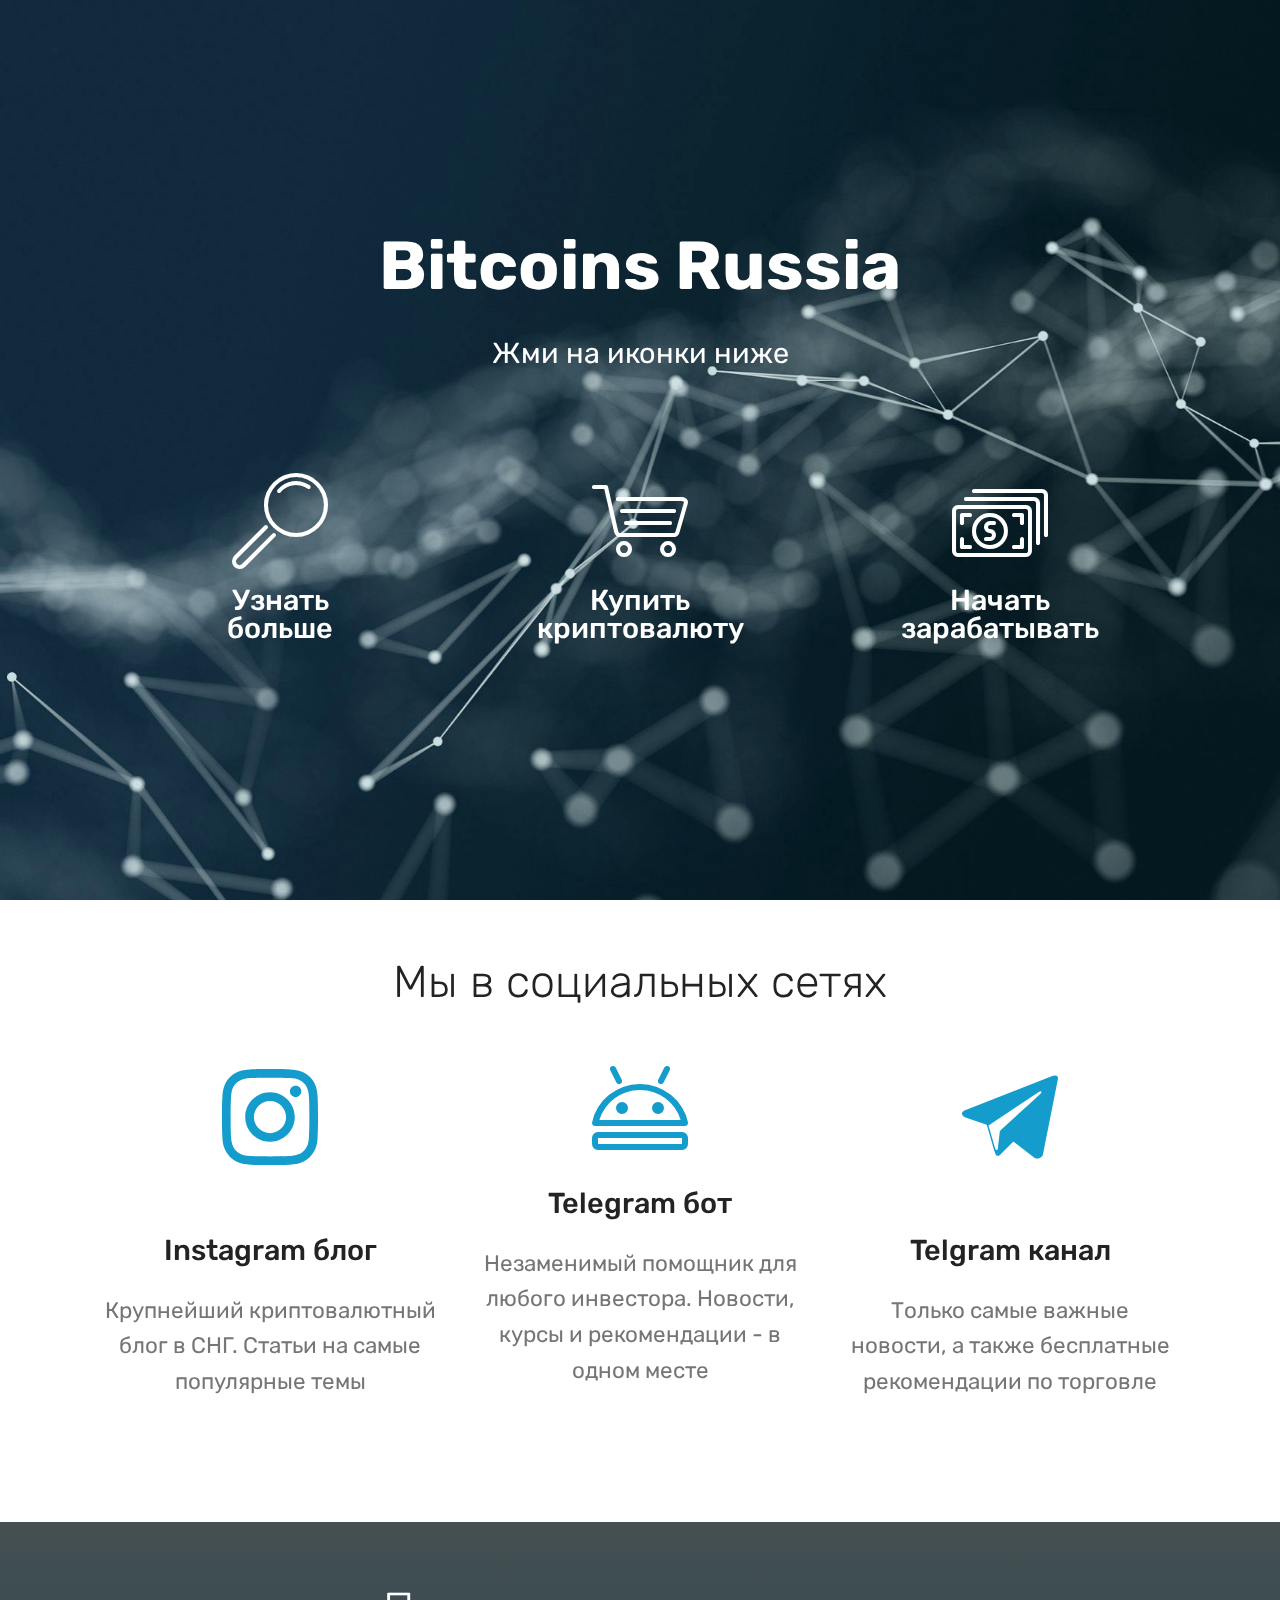
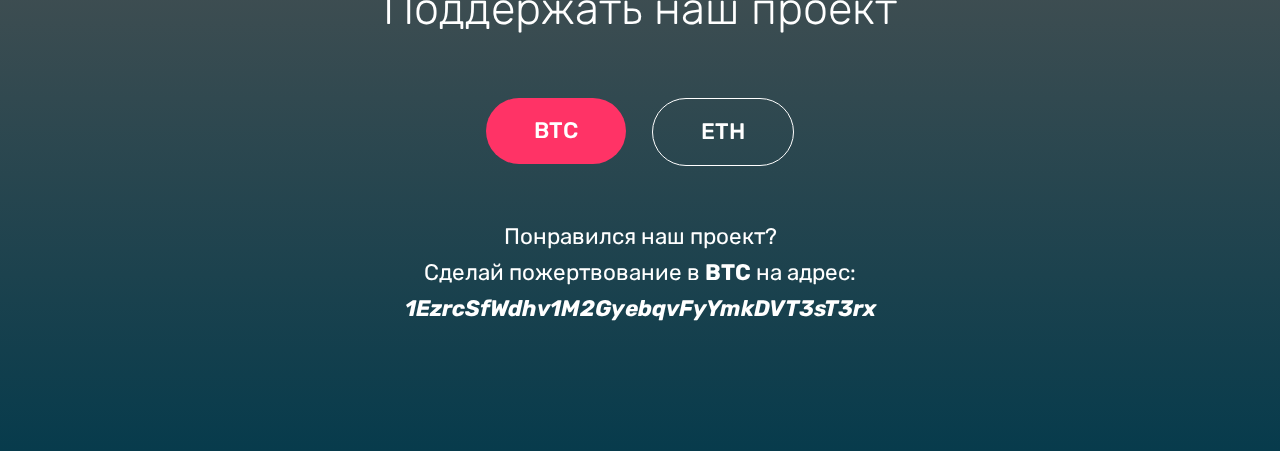
<file: index.html>
<!DOCTYPE html>
<html >
<head>
  <!-- Site made with Mobirise Website Builder v4.6.2, https://mobirise.com -->
  <meta charset="UTF-8">
  <meta http-equiv="X-UA-Compatible" content="IE=edge">
  <meta name="generator" content="Mobirise v4.6.2, mobirise.com">
  <meta name="viewport" content="width=device-width, initial-scale=1, minimum-scale=1">
  <link rel="shortcut icon" href="assets/images/logo4.png" type="image/x-icon">
  <meta name="description" content="">
  <title>Home</title>
  <link rel="stylesheet" href="assets/web/assets/mobirise-icons-bold/mobirise-icons-bold.css">
  <link rel="stylesheet" href="assets/web/assets/mobirise-icons/mobirise-icons.css">
  <link rel="stylesheet" href="assets/tether/tether.min.css">
  <link rel="stylesheet" href="assets/bootstrap/css/bootstrap.min.css">
  <link rel="stylesheet" href="assets/bootstrap/css/bootstrap-grid.min.css">
  <link rel="stylesheet" href="assets/bootstrap/css/bootstrap-reboot.min.css">
  <link rel="stylesheet" href="assets/socicon/css/styles.css">
  <link rel="stylesheet" href="assets/theme/css/style.css">
  <link rel="stylesheet" href="assets/mobirise/css/mbr-additional.css" type="text/css">
  
  
  
</head>
<body>
  <section class="header12 cid-qHDFW7iIdK mbr-fullscreen mbr-parallax-background" id="header12-i">

    

    <div class="mbr-overlay" style="opacity: 0.2; background-color: rgb(15, 118, 153);">
    </div>

    <div class="container  ">
            <div class="media-container">
                <div class="col-md-12 align-center">
                    <h1 class="mbr-section-title pb-3 mbr-white mbr-bold mbr-fonts-style display-1">Bitcoins Russia</h1>
                    <p class="mbr-text pb-3 mbr-white mbr-fonts-style display-5">Жми на иконки ниже</p>
                    

                    <div class="icons-media-container mbr-white">
                        <div class="card col-12 col-md-6 col-lg-4">
                            <div class="icon-block">
                            <a href="http://goo.gl/r6LCYj" target="_blank">
                                <span class="mbr-iconfont mbri-search"></span>
                            </a>
                            </div>
                            <h5 class="mbr-fonts-style display-5">
                                Узнать<br>больше<br></h5>
                        </div>

                        <div class="card col-12 col-md-6 col-lg-4">
                            <div class="icon-block">
                                <a href="page1.html">
                                    <span class="mbr-iconfont mbri-shopping-cart"></span>
                                </a>
                            </div>
                            <h5 class="mbr-fonts-style display-5">
                                Купить <br>криптовалюту</h5>
                        </div>

                        <div class="card col-12 col-md-6 col-lg-4">
                            <div class="icon-block">
                                <a href="page2.html">
                                    <span class="mbr-iconfont mbri-cash"></span>
                                </a>
                            </div>
                            <h5 class="mbr-fonts-style display-5">Начать<br>зарабатывать</h5>
                        </div>

                        
                    </div>
                </div>
            </div>
    </div>

    
</section>

<section class="engine"><a href="https://mobirise.ws/a">best free website builder</a></section><section class="mbr-section content4 cid-qJrRn3zTL3" id="content4-22">

    

    <div class="container">
        <div class="media-container-row">
            <div class="title col-12 col-md-8">
                <h2 class="align-center pb-3 mbr-fonts-style display-2">Мы в социальных сетях</h2>
                
                
            </div>
        </div>
    </div>
</section>

<section class="features1 cid-qJrPt3Bmtl" id="features1-21">
    
    

    
    <div class="container">
        <div class="media-container-row">

            <div class="card p-3 col-12 col-md-6 col-lg-4">
                <div class="card-img pb-3">
                    <a href="http://instagram.com/bitcoins_russia" target="_blank"><span class="mbr-iconfont socicon-instagram socicon"></span></a>
                </div>
                <div class="card-box">
                    <h4 class="card-title py-3 mbr-fonts-style display-5">
                        Instagram блог</h4>
                    <p class="mbr-text mbr-fonts-style display-7">Крупнейший криптовалютный блог в СНГ. Статьи на самые популярные темы</p>
                </div>
            </div>

            <div class="card p-3 col-12 col-md-6 col-lg-4">
                <div class="card-img pb-3">
                    <a href="http://t.me/firstcryptobot" target="_blank"><span class="mbr-iconfont mbrib-android"></span></a>
                </div>
                <div class="card-box">
                    <h4 class="card-title py-3 mbr-fonts-style display-5">Telegram бот</h4>
                    <p class="mbr-text mbr-fonts-style display-7">
                        Незаменимый помощник для любого инвестора. Новости, курсы и рекомендации - в одном месте</p>
                </div>
            </div>

            <div class="card p-3 col-12 col-md-6 col-lg-4">
                <div class="card-img pb-3">
                    <a href="http://t.me/bitcoins_russia" target="_blank"><span class="mbr-iconfont socicon-telegram socicon"></span></a>
                </div>
                <div class="card-box">
                    <h4 class="card-title py-3 mbr-fonts-style display-5">Telgram канал</h4>
                    <p class="mbr-text mbr-fonts-style display-7">
                        Только самые важные новости, а также бесплатные рекомендации по торговле</p>
                </div>
            </div>

            

        </div>

    </div>

</section>

<section class="tabs2 cid-qHDFD7HvDI" id="tabs2-h">

    

    
    <div class="container">
        <h2 class="mbr-section-title align-center pb-5 mbr-fonts-style display-2">Поддержать наш проект<br></h2>
        <div class="media-container-row">
            <div class="col-12 col-md-8">
                <ul class="nav nav-tabs" role="tablist">
                    <li class="nav-item"><a class="nav-link mbr-fonts-style active display-7" role="tab" data-toggle="tab" href="#tabs2-h_tab0" aria-expanded="true">BTC</a></li>
                    <li class="nav-item"><a class="nav-link mbr-fonts-style active display-7" role="tab" data-toggle="tab" href="#tabs2-h_tab1" aria-expanded="true">
                            ETH</a></li>
                    
                    
                    
                    
                </ul>
                <div class="tab-content">
                    <div id="tab1" class="tab-pane in active" role="tabpanel">
                        <div class="row">
                            <div class="col-md-12">
                                <p class="mbr-text py-5 mbr-fonts-style display-7">Понравился наш проект? <br>Сделай пожертвование в <strong>BTC</strong> на адрес:<br><strong><em>1EzrcSfWdhv1M2GyebqvFyYmkDVT3sT3rx</em></strong></p>
                            </div>
                        </div>
                    </div>
                    <div id="tab2" class="tab-pane" role="tabpanel">
                        <div class="row">
                            <div class="col-md-12">
                                <p class="mbr-text py-5 mbr-fonts-style display-7">Понравился наш проект? <br>Сделай пожертвование в <strong>ETH</strong> на адрес:<br><strong><em>0x8a1a0468794f9d7d830cff807b65d88a05504609</em></strong><br></p>
                            </div>
                        </div>
                    </div>
                    <div id="tab3" class="tab-pane" role="tabpanel">
                        <div class="row">
                            <div class="col-md-12">
                                <p class="mbr-text py-5 mbr-fonts-style display-7">
                                    Mobirise offers many site blocks in several themes, and though these blocks are pre-made, they are flexible. You can combine blocks in different ways on your pages.
                                </p>
                            </div>
                        </div>
                    </div>
                    <div id="tab4" class="tab-pane" role="tabpanel">
                        <div class="row">
                            <div class="col-md-12">
                                <p class="mbr-text py-5 mbr-fonts-style display-7">
                                    Mobirise gives you the freedom to develop as many websites as you like given the fact that it is a desktop app.
                                </p>
                            </div>
                        </div>
                    </div>
                    <div id="tab5" class="tab-pane" role="tabpanel">
                        <div class="row">
                            <div class="col-md-12">
                                <p class="mbr-text py-5 mbr-fonts-style display-7">
                                    Publish your website to a local drive, FTP or host on Amazon S3, Google Cloud, Github Pages. Don't be a hostage to just one platform or service provider.
                                </p>
                            </div>
                        </div>
                    </div>
                    <div id="tab6" class="tab-pane" role="tabpanel">
                        <div class="row">
                            <div class="col-md-12">
                                <p class="mbr-text py-5 mbr-fonts-style display-7">
                                    Just drop the blocks into the page, edit content inline and publish - no technical skills required.
                                </p>
                            </div>
                        </div>
                    </div>
                </div>
            </div>
        </div>
    </div>
</section>


  <script src="assets/web/assets/jquery/jquery.min.js"></script>
  <script src="assets/popper/popper.min.js"></script>
  <script src="assets/tether/tether.min.js"></script>
  <script src="assets/bootstrap/js/bootstrap.min.js"></script>
  <script src="assets/parallax/jarallax.min.js"></script>
  <script src="assets/mbr-tabs/mbr-tabs.js"></script>
  <script src="assets/smoothscroll/smooth-scroll.js"></script>
  <script src="assets/theme/js/script.js"></script>
  
  
</body>
</html>
</file>
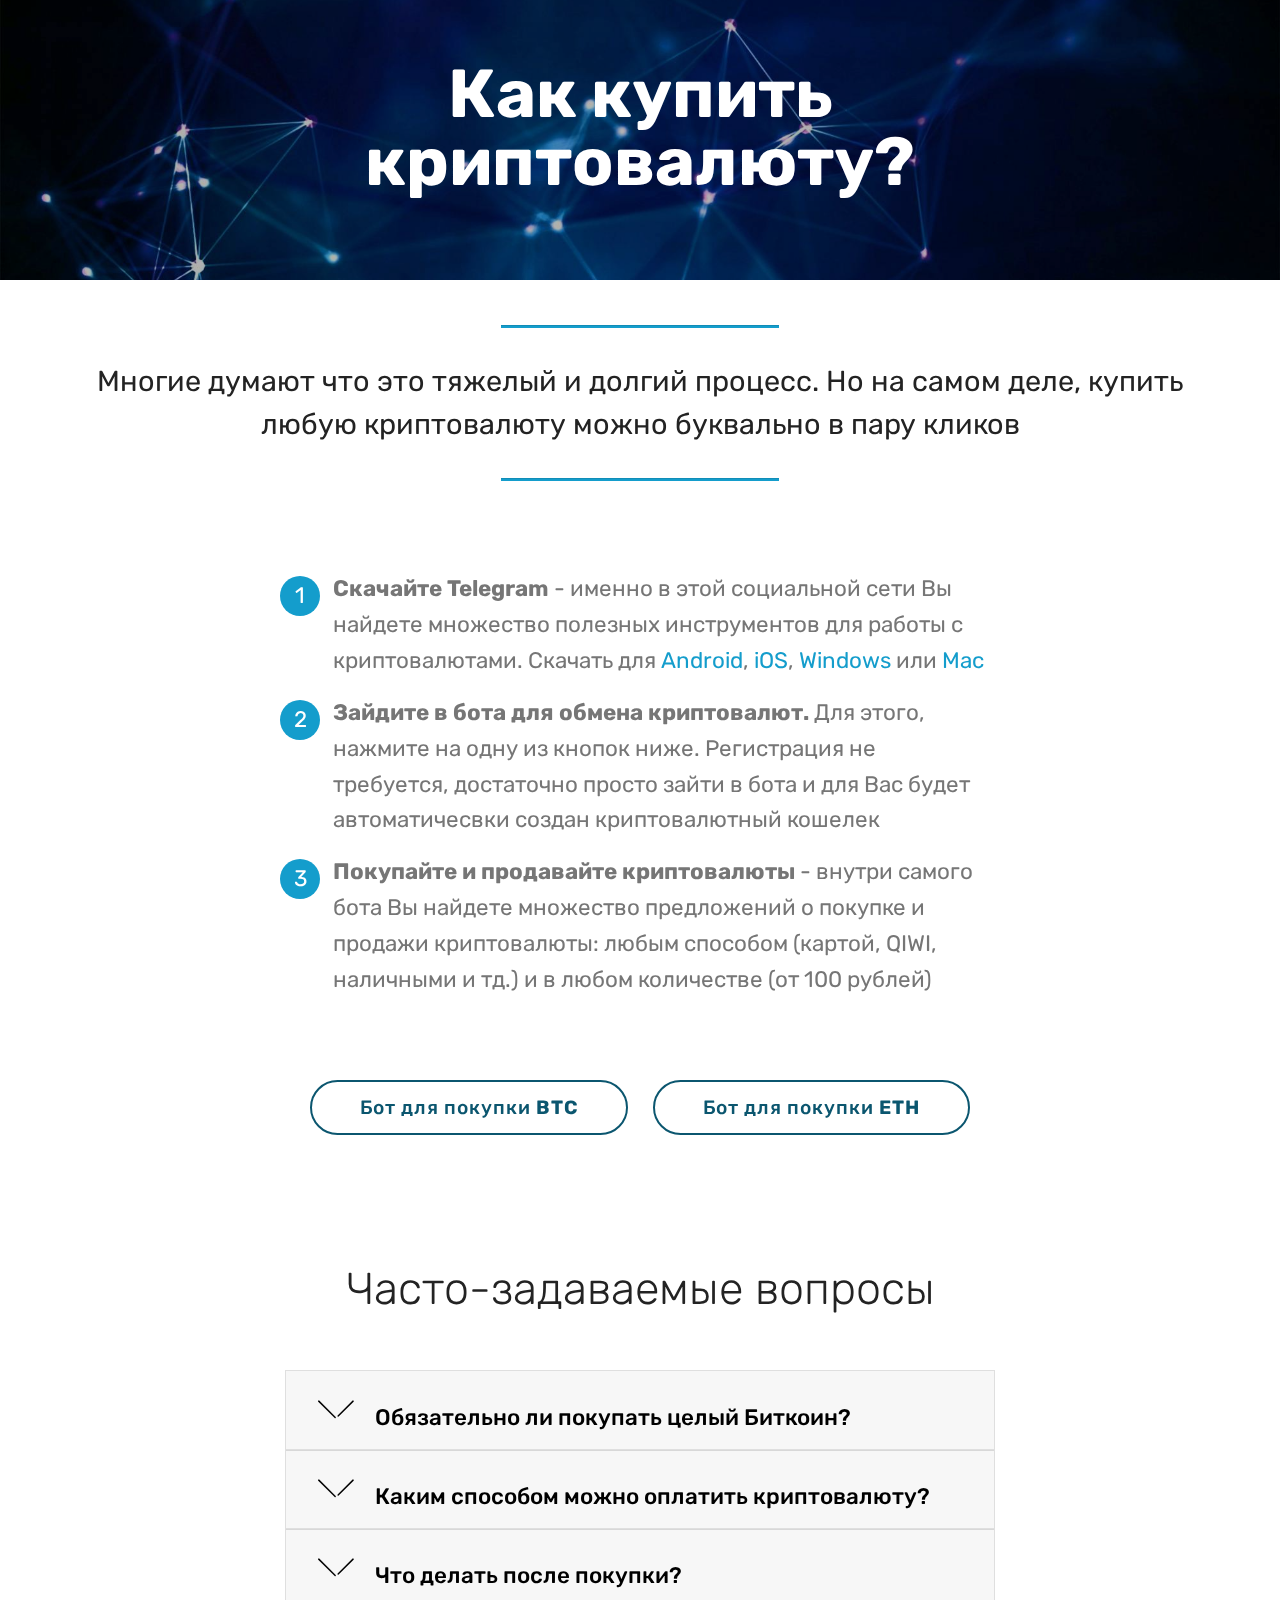
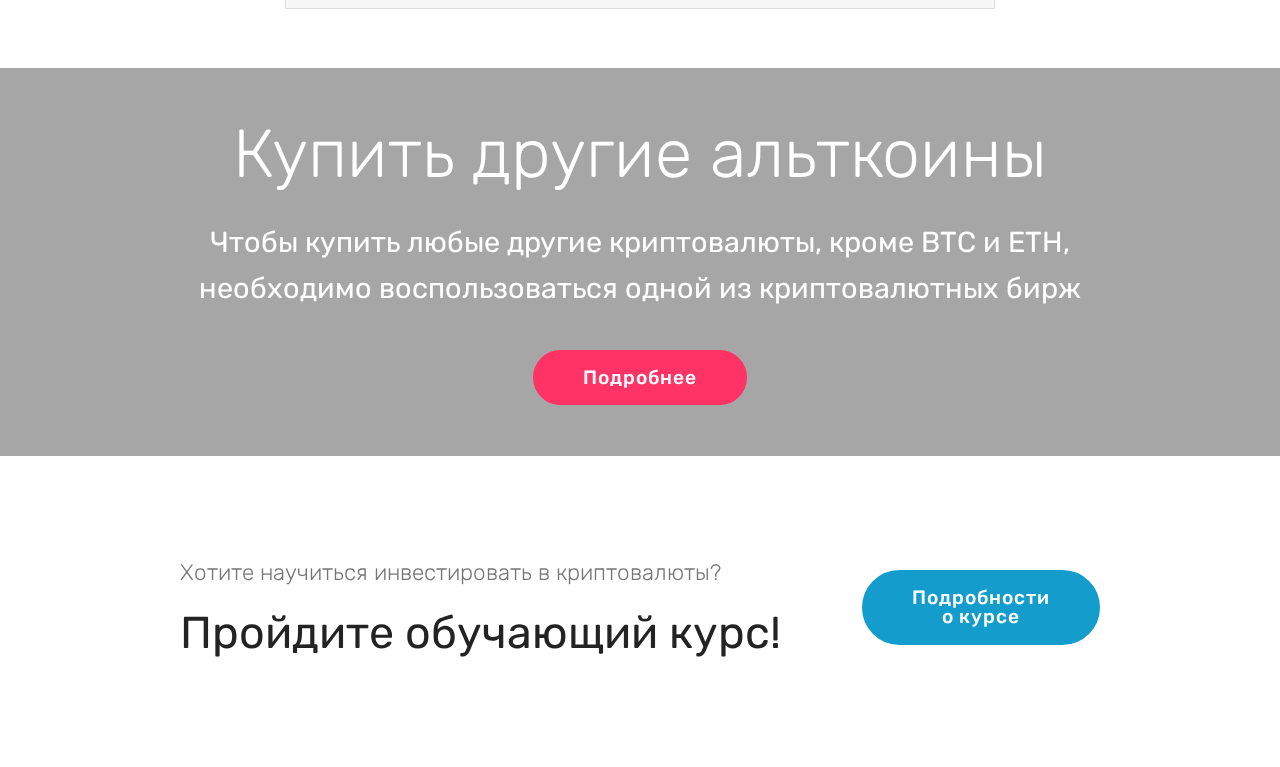
<file: page1.html>
<!DOCTYPE html>
<html >
<head>
  <!-- Site made with Mobirise Website Builder v4.6.2, https://mobirise.com -->
  <meta charset="UTF-8">
  <meta http-equiv="X-UA-Compatible" content="IE=edge">
  <meta name="generator" content="Mobirise v4.6.2, mobirise.com">
  <meta name="viewport" content="width=device-width, initial-scale=1, minimum-scale=1">
  <link rel="shortcut icon" href="assets/images/logo4.png" type="image/x-icon">
  <meta name="description" content="Web Site Creator Description">
  <title>Buy</title>
  <link rel="stylesheet" href="assets/web/assets/mobirise-icons/mobirise-icons.css">
  <link rel="stylesheet" href="assets/tether/tether.min.css">
  <link rel="stylesheet" href="assets/bootstrap/css/bootstrap.min.css">
  <link rel="stylesheet" href="assets/bootstrap/css/bootstrap-grid.min.css">
  <link rel="stylesheet" href="assets/bootstrap/css/bootstrap-reboot.min.css">
  <link rel="stylesheet" href="assets/theme/css/style.css">
  <link rel="stylesheet" href="assets/mobirise/css/mbr-additional.css" type="text/css">
  
  
  
</head>
<body>
  <section class="mbr-section content5 cid-qHDLdaLFuN mbr-parallax-background" id="content5-j">

    

    <div class="mbr-overlay" style="opacity: 0.3; background-color: rgb(0, 0, 0);">
    </div>

    <div class="container">
        <div class="media-container-row">
            <div class="title col-12 col-md-8">
                <h2 class="align-center mbr-bold mbr-white pb-3 mbr-fonts-style display-1">Как купить криптовалюту?</h2>
                
                
                
            </div>
        </div>
    </div>
</section>

<section class="engine"><a href="https://mobirise.ws">Mobirise</a></section><section class="mbr-section article content9 cid-qHDLenJtQ1" id="content9-l">
    
     

    <div class="container">
        <div class="inner-container" style="width: 100%;">
            <hr class="line" style="width: 25%;">
            <div class="section-text align-center mbr-fonts-style display-5">Многие думают что это тяжелый и долгий процесс. Но на самом деле, купить любую криптовалюту можно буквально в пару кликов</div>
            <hr class="line" style="width: 25%;">
        </div>
        </div>
</section>

<section class="mbr-section article content11 cid-qHDLfxjElI" id="content11-o">
     

    <div class="container">
        <div class="media-container-row">
            <div class="mbr-text counter-container col-12 col-md-8 mbr-fonts-style display-7">
                <ol>
                    <li><strong>Скачайте Telegram</strong>&nbsp;- именно в этой социальной сети Вы найдете множество полезных инструментов для работы с криптовалютами. Скачать для <a href="https://play.google.com/store/apps/details?id=org.telegram.messenger&hl=ru" target="_blank">Android</a>, <a href="https://itunes.apple.com/ru/app/telegram-messenger/">iOS</a>, <a href="https://desktop.telegram.org">Windows</a> или <a href="https://macos.telegram.org">Mac</a></li>
                    <li><strong>Зайдите в бота для обмена криптовалют. </strong>Для этого, нажмите на одну из кнопок&nbsp;ниже. Регистрация не требуется, достаточно просто зайти в бота и для Вас будет автоматичесвки создан криптовалютный кошелек</li>
                    <li><strong>Покупайте и продавайте криптовалюты</strong>&nbsp;- внутри самого бота Вы найдете множество предложений о покупке и продажи криптовалюты: любым способом (картой, QIWI, наличными и тд.) и в любом количестве (от 100 рублей)</li>
                </ol>
            </div>
        </div>
    </div>
</section>

<section class="mbr-section content8 cid-qHDObgK2WI" id="content8-12">

    

    <div class="container">
        <div class="media-container-row title">
            <div class="col-12 col-md-8">
                <div class="mbr-section-btn align-center"><a class="btn btn-primary-outline display-4" href="http://goo.gl/HcrVKs" target="_blank">Бот для покупки <strong>&nbsp;BTC</strong></a>
                    <a class="btn btn-primary-outline display-4" href="http://goo.gl/kTB8yg" target="_blank">Бот для покупки <strong>&nbsp;ETH</strong></a></div>
            </div>
        </div>
    </div>
</section>

<section class="accordion1 cid-qHDLCtBOEk" id="accordion1-x">

    

    
    <div class="container">
        <div class="media-container-row">
            <div class="col-12 col-md-8">
                <div class="section-head text-center space30">
                    <h2 class="mbr-section-title pb-5 mbr-fonts-style display-2">Часто-задаваемые вопросы</h2>
                </div>
                <div class="clearfix"></div>
                <div id="bootstrap-accordion_20" class="panel-group accordionStyles accordion" role="tablist" aria-multiselectable="true">
                    <div class="card">
                        <div class="card-header" role="tab" id="headingOne">
                            <a role="button" class="panel-title collapsed text-black" data-toggle="collapse" data-parent="#bootstrap-accordion_20" data-core="" href="#collapse1_20" aria-expanded="false" aria-controls="collapse1">
                                <h4 class="mbr-fonts-style display-7">
                                    <span class="sign mbr-iconfont mbri-arrow-down inactive"></span>
                                    Обязательно ли покупать целый Биткоин?</h4>
                            </a>
                        </div>
                        <div id="collapse1_20" class="panel-collapse noScroll collapse " role="tabpanel" aria-labelledby="headingOne">
                            <div class="panel-body p-4">
                                <p class="mbr-fonts-style panel-text display-7">
                                   НЕТ! Вы можете купить маленькую чать любой криптовалюты. Минимальная сумма зависит от продавца, и можно найти предложения на продажу на сумму от 100 рублей</p>
                            </div>
                        </div>
                    </div>
                    <div class="card">
                        <div class="card-header" role="tab" id="headingTwo">
                            <a role="button" class="collapsed panel-title text-black" data-toggle="collapse" data-parent="#bootstrap-accordion_20" data-core="" href="#collapse2_20" aria-expanded="false" aria-controls="collapse2">
                                <h4 class="mbr-fonts-style display-7">
                                    <span class="sign mbr-iconfont mbri-arrow-down inactive"></span> Каким способом можно оплатить криптовалюту?</h4>
                            </a>
                            
                        </div>
                        <div id="collapse2_20" class="panel-collapse noScroll collapse" role="tabpanel" aria-labelledby="headingTwo">
                            <div class="panel-body p-4">
                                <p class="mbr-fonts-style panel-text display-7">
                                   Вы покупаете криптовалюту у других людей, таких же пользователей как и Вы. Поэтому Вы можете найти практически любой удобный Вам способ оплаты. Однако, чем популярнее способ, тем ниже курс покупки (мы советуем покупать через Сбербанк Онлайн или QIWI)</p>
                            </div>
                        </div>
                    </div>
                    <div class="card">
                        <div class="card-header" role="tab" id="headingThree">
                            <a role="button" class="collapsed text-black panel-title" data-toggle="collapse" data-parent="#bootstrap-accordion_20" data-core="" href="#collapse3_20" aria-expanded="false" aria-controls="collapse3">
                                <h4 class="mbr-fonts-style display-7">
                                    <span class="sign mbr-iconfont mbri-arrow-down inactive"></span>&nbsp;Что делать после покупки?</h4>
                            </a>
                        </div>
                        <div id="collapse3_20" class="panel-collapse noScroll collapse" role="tabpanel" aria-labelledby="headingThree">
                            <div class="panel-body p-4">
                                <p class="mbr-fonts-style panel-text display-7">Это уже зависит от Ваших целей. Самый простой вариант - оставить их храниться в кошельке и продать, когда курс вырастет. Также Вы можете вывести свои криптовалюты на биржу или любой другой внешний кошелек</p>
                            </div>
                        </div>
                    </div>
                    
                    
                    
                </div>
            </div>
        </div>
    </div>
</section>

<section class="header5 cid-qJ06yrCmK1 mbr-parallax-background" id="header5-16">

    

    <div class="mbr-overlay" style="opacity: 0.3; background-color: rgb(0, 0, 0);">
    </div>
    <div class="container">
        <div class="row justify-content-center">
            <div class="mbr-white col-md-10">
                <h1 class="mbr-section-title align-center pb-3 mbr-fonts-style display-1">
                    Купить другие альткоины</h1>
                <p class="mbr-text align-center display-5 pb-3 mbr-fonts-style">
                   Чтобы купить любые другие криптовалюты, кроме BTC и ETH, необходимо воспользоваться одной из криптовалютных бирж</p>
                <div class="mbr-section-btn align-center"><a class="btn btn-md btn-secondary display-4" href="http://telegra.ph/Kak-poluchit-altkoiny-11-02" target="_blank">Подробнее</a></div>
            </div>
        </div>
    </div>

    
</section>

<section class="mbr-section info1 cid-qJ06L8JmTL" id="info1-18">

    

    
    <div class="container">
        <div class="row justify-content-center content-row">
            <div class="media-container-column title col-12 col-lg-7 col-md-6">
                <h3 class="mbr-section-subtitle align-left mbr-light pb-3 mbr-fonts-style display-7">
                    Хотите научиться инвестировать в криптовалюты?</h3>
                <h2 class="align-left mbr-bold mbr-fonts-style display-2"><span style="font-weight: normal;">
                    Пройдите обучающий курс!</span></h2>
            </div>
            <div class="media-container-column col-12 col-lg-3 col-md-4">
                <div class="mbr-section-btn align-right py-4"><a class="btn btn-primary display-4" href="http://t.me/firstcryptocollege" target="_blank">Подробности <br>о курсе</a></div>
            </div>
        </div>
    </div>
</section>


  <script src="assets/web/assets/jquery/jquery.min.js"></script>
  <script src="assets/popper/popper.min.js"></script>
  <script src="assets/tether/tether.min.js"></script>
  <script src="assets/bootstrap/js/bootstrap.min.js"></script>
  <script src="assets/smoothscroll/smooth-scroll.js"></script>
  <script src="assets/parallax/jarallax.min.js"></script>
  <script src="assets/mbr-switch-arrow/mbr-switch-arrow.js"></script>
  <script src="assets/theme/js/script.js"></script>
  
  
</body>
</html>
</file>
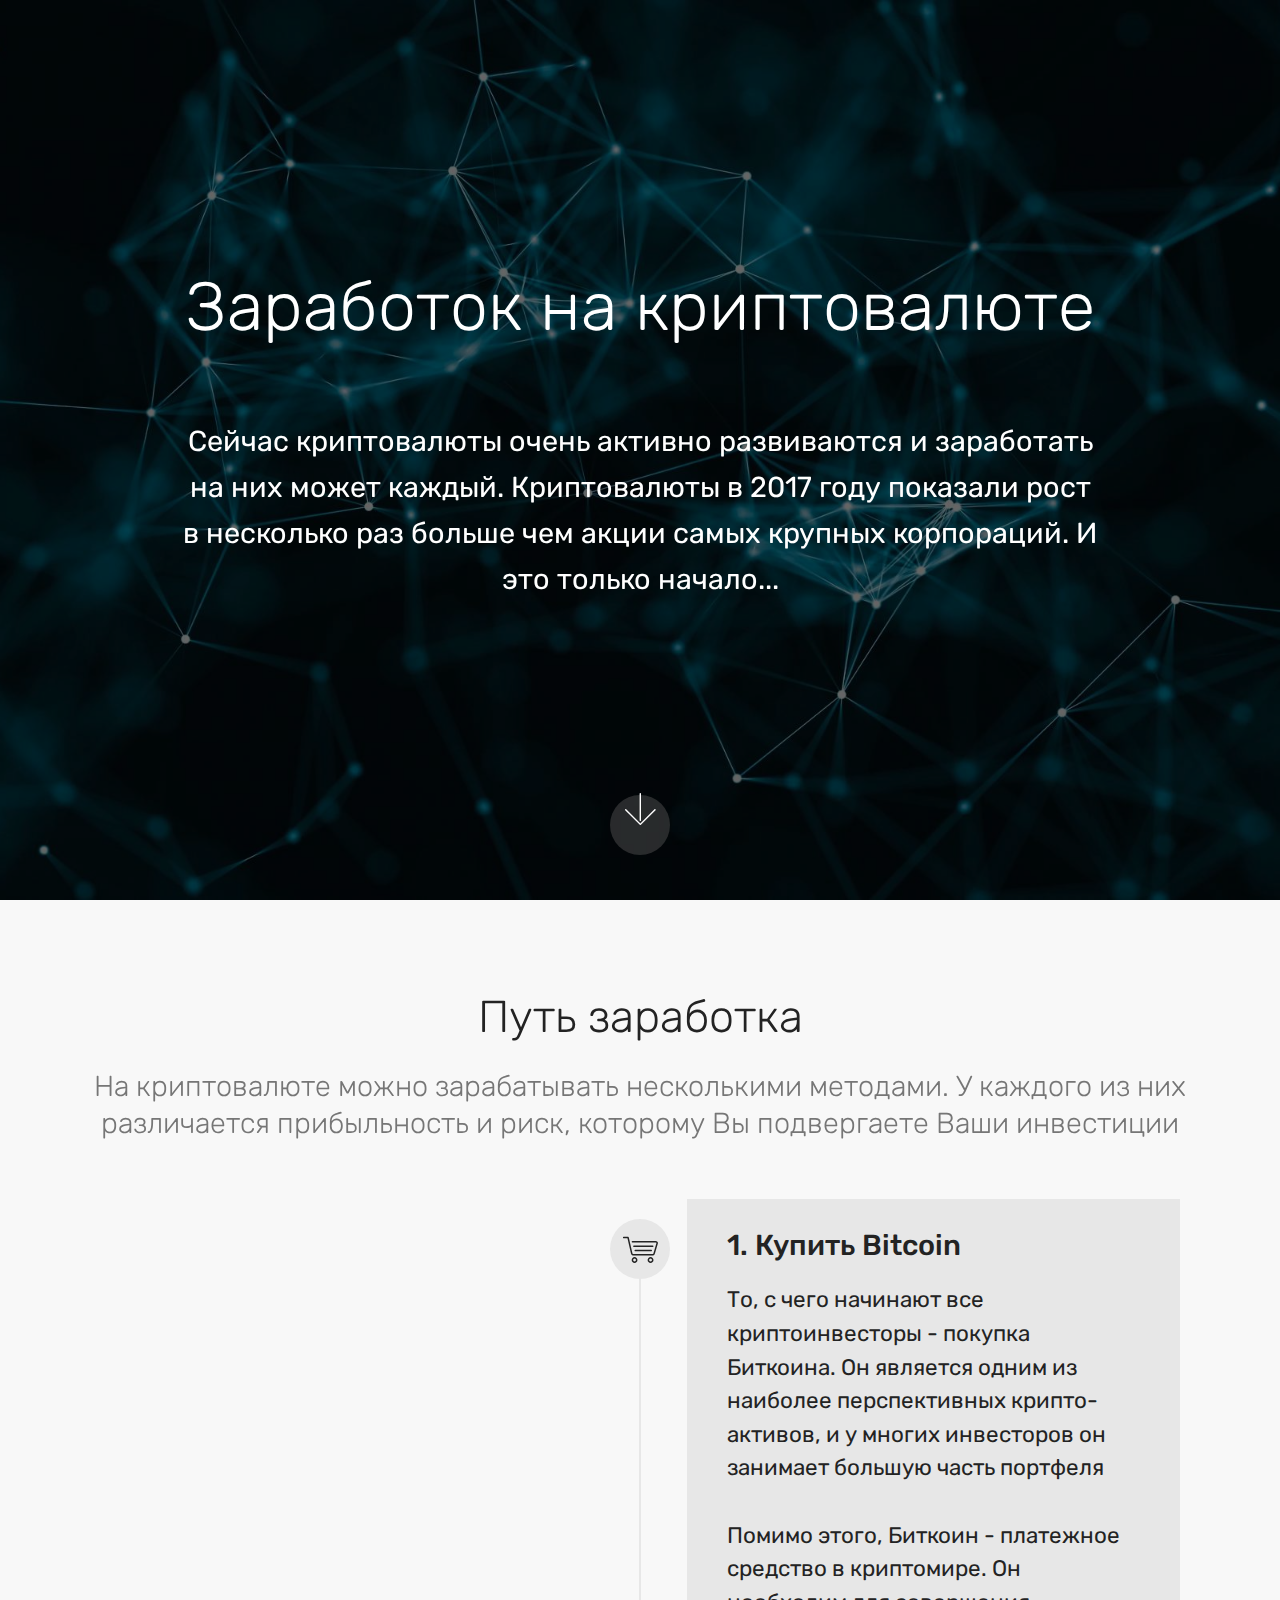
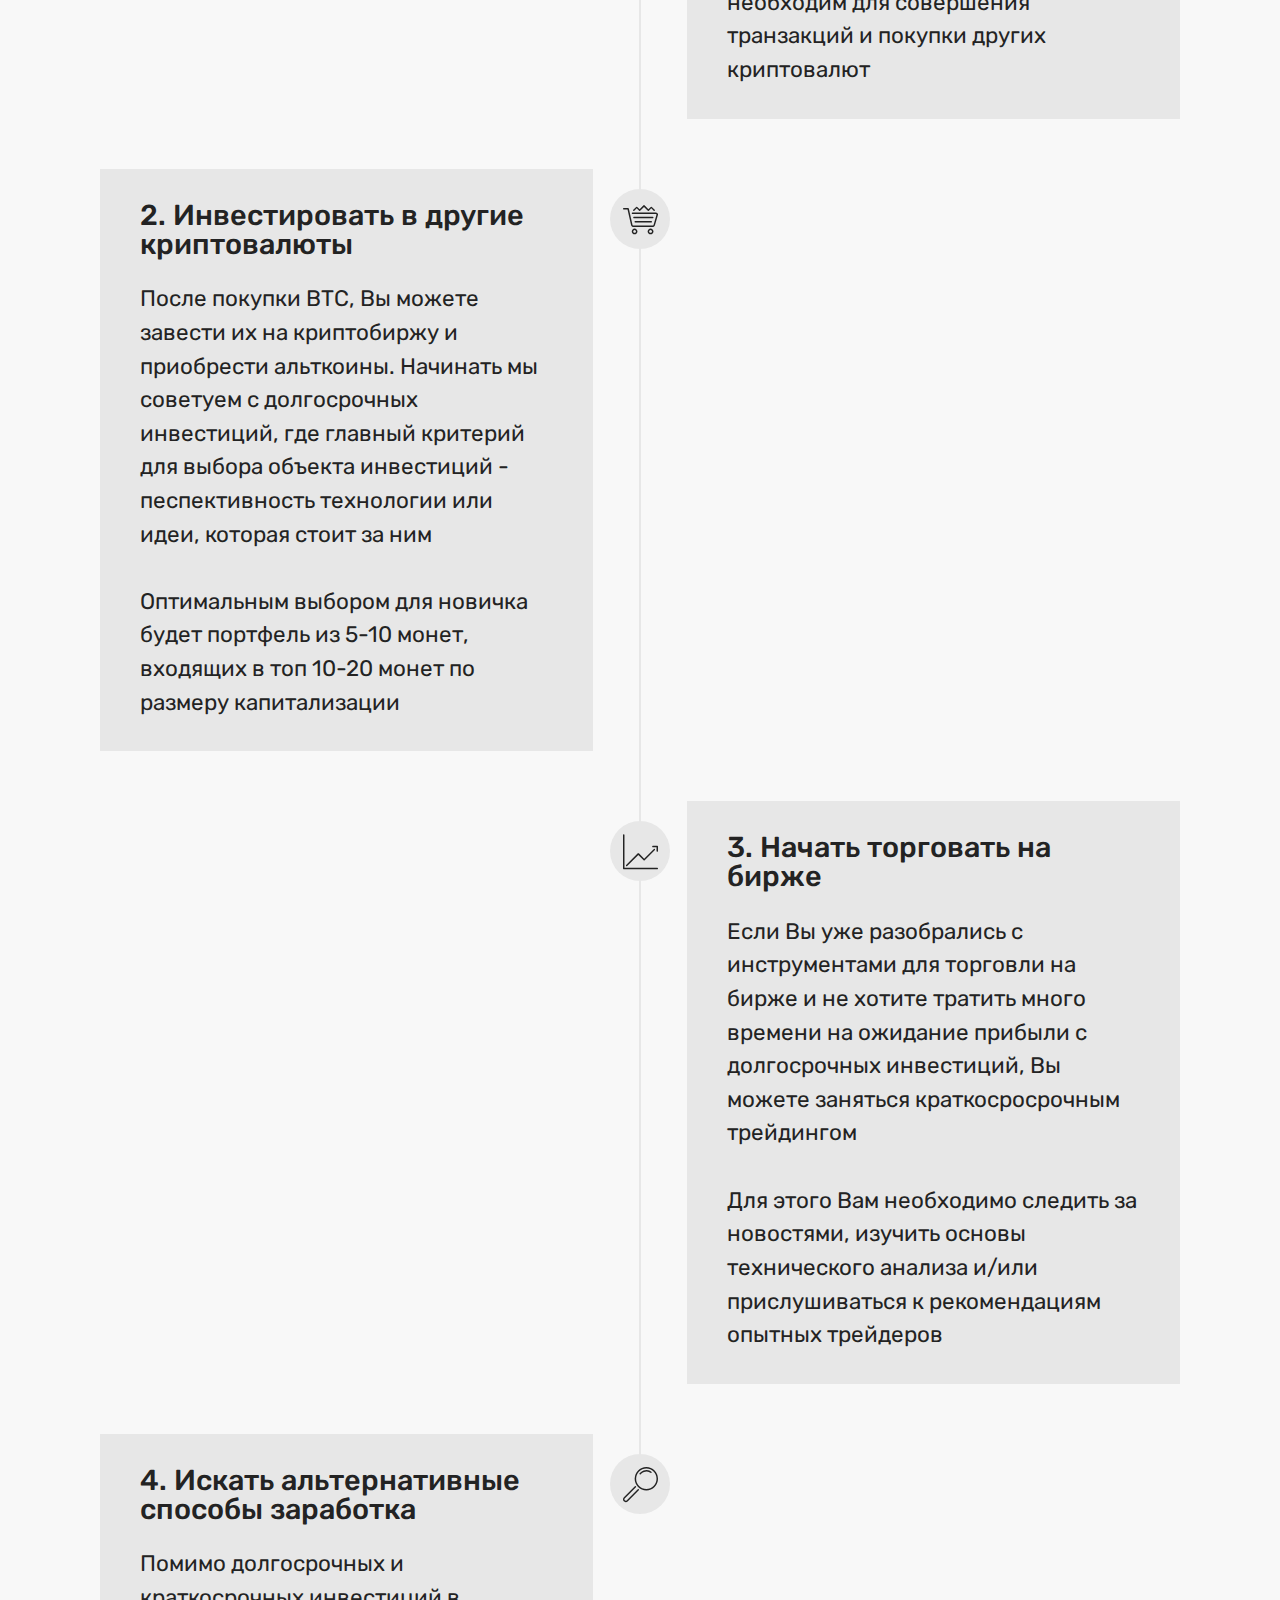
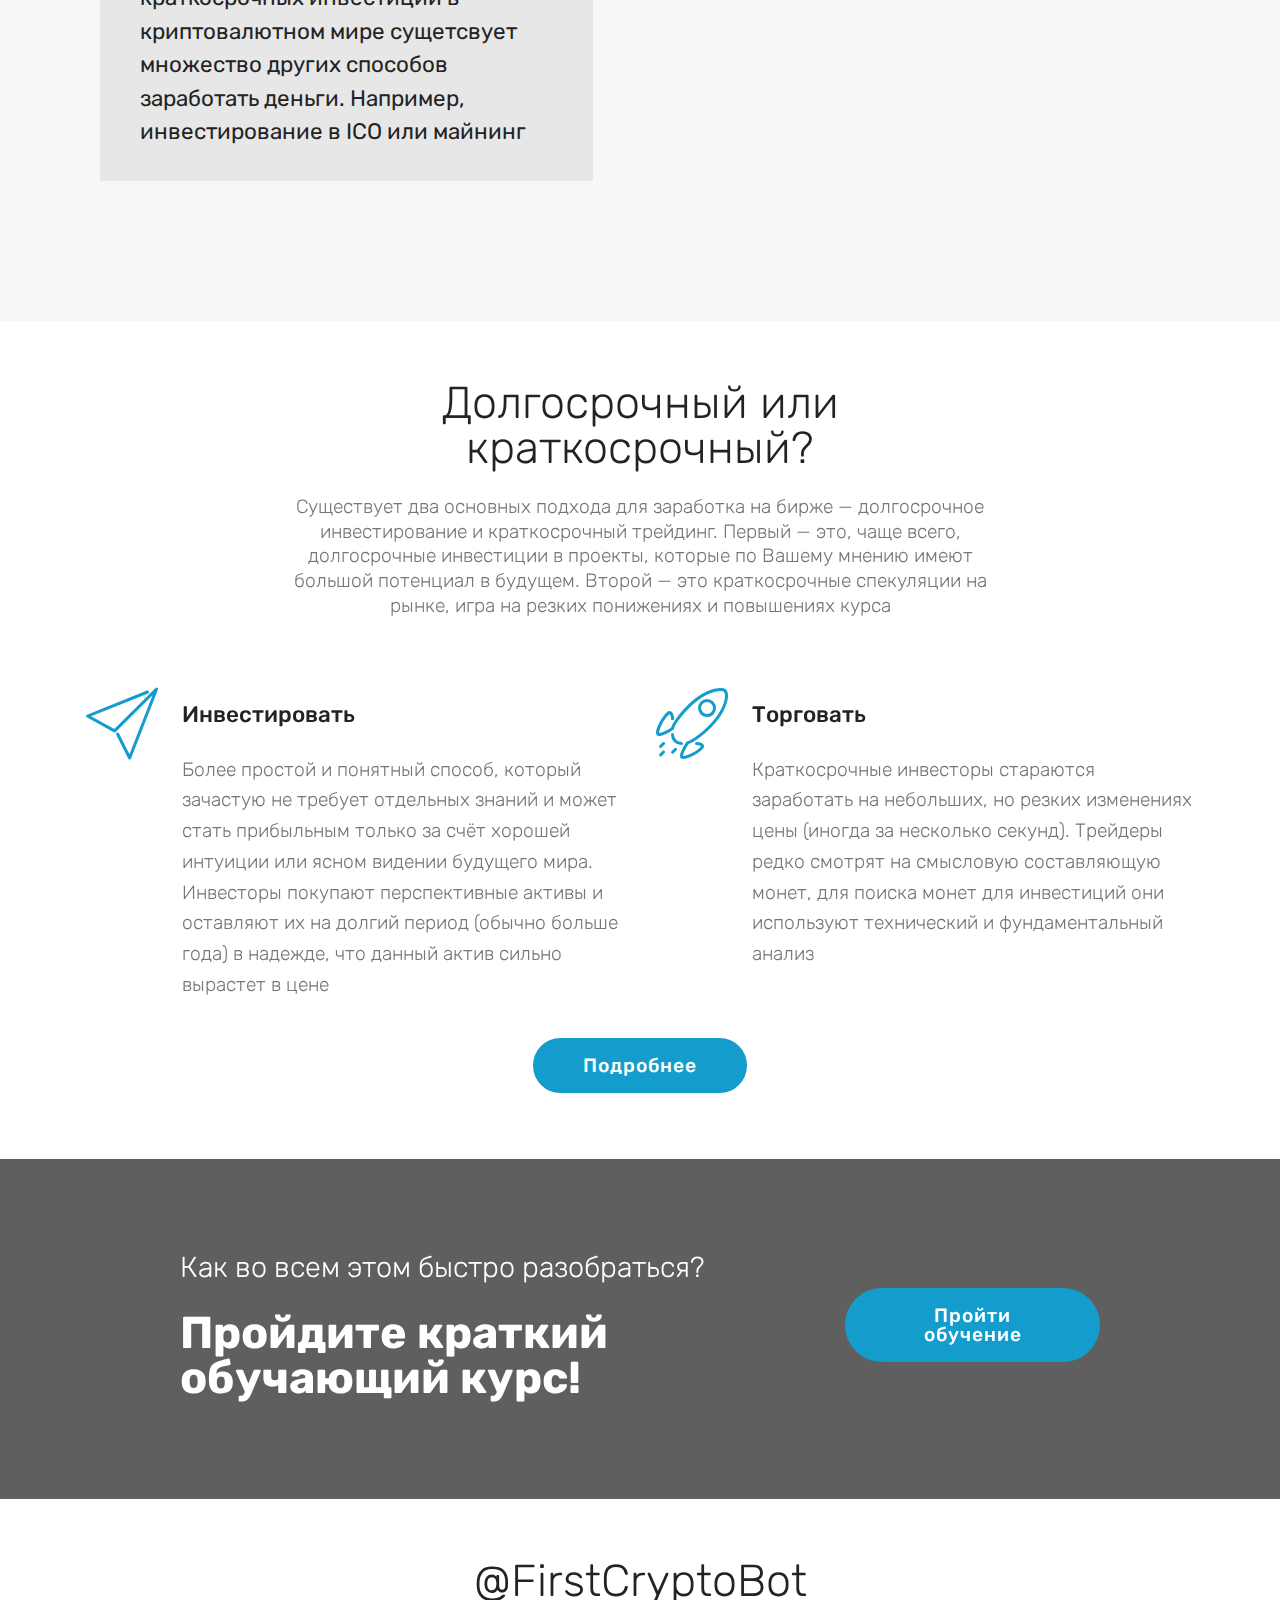
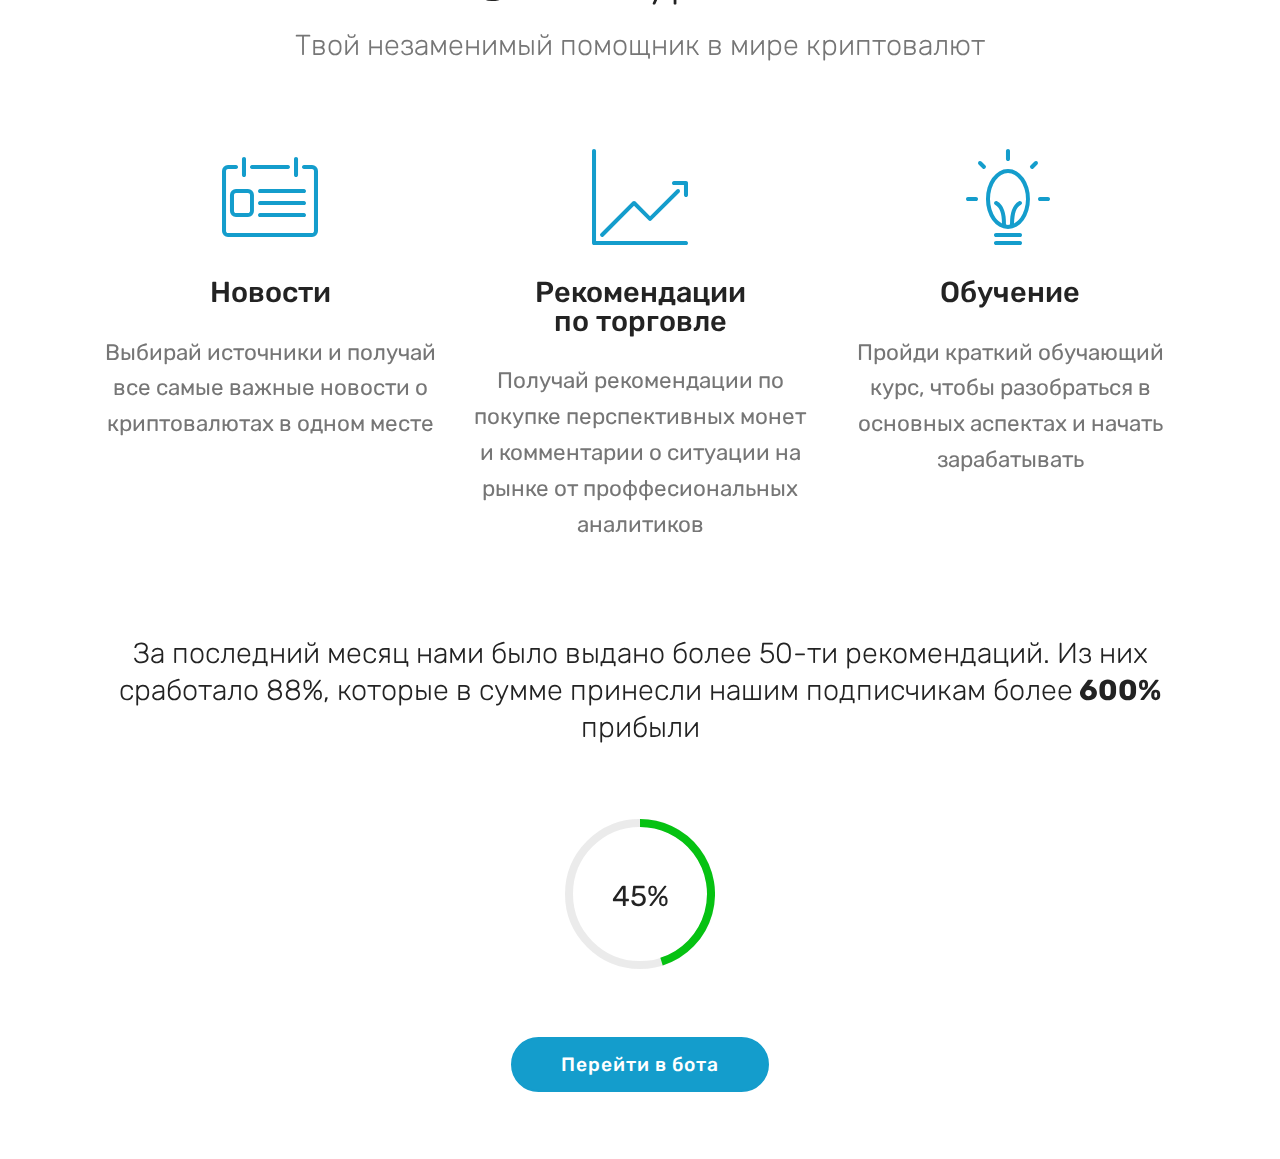
<file: page2.html>
<!DOCTYPE html>
<html >
<head>
  <!-- Site made with Mobirise Website Builder v4.6.2, https://mobirise.com -->
  <meta charset="UTF-8">
  <meta http-equiv="X-UA-Compatible" content="IE=edge">
  <meta name="generator" content="Mobirise v4.6.2, mobirise.com">
  <meta name="viewport" content="width=device-width, initial-scale=1, minimum-scale=1">
  <link rel="shortcut icon" href="assets/images/logo4.png" type="image/x-icon">
  <meta name="description" content="Web Site Maker Description">
  <title>Earn</title>
  <link rel="stylesheet" href="assets/web/assets/mobirise-icons/mobirise-icons.css">
  <link rel="stylesheet" href="assets/tether/tether.min.css">
  <link rel="stylesheet" href="assets/bootstrap/css/bootstrap.min.css">
  <link rel="stylesheet" href="assets/bootstrap/css/bootstrap-grid.min.css">
  <link rel="stylesheet" href="assets/bootstrap/css/bootstrap-reboot.min.css">
  <link rel="stylesheet" href="assets/as-pie-progress/css/progress.min.css">
  <link rel="stylesheet" href="assets/theme/css/style.css">
  <link rel="stylesheet" href="assets/mobirise/css/mbr-additional.css" type="text/css">
  
  
  
</head>
<body>
  <section class="header5 cid-qJ09hnIKwk mbr-fullscreen mbr-parallax-background" id="header5-19">

    

    <div class="mbr-overlay" style="opacity: 0.6; background-color: rgb(0, 0, 0);">
    </div>
    <div class="container">
        <div class="row justify-content-center">
            <div class="mbr-white col-md-10">
                <h1 class="mbr-section-title align-center pb-3 mbr-fonts-style display-1">
                    Заработок на криптовалюте<br></h1>
                <p class="mbr-text align-center display-5 pb-3 mbr-fonts-style"><br>Сейчас криптовалюты очень активно развиваются и заработать на них может каждый. Криптовалюты в 2017 году показали рост в несколько раз больше чем акции самых крупных корпораций. И это только начало...</p>
                
            </div>
        </div>
    </div>

    <div class="mbr-arrow hidden-sm-down" aria-hidden="true">
        <a href="#next">
            <i class="mbri-down mbr-iconfont"></i>
        </a>
    </div>
</section>

<section class="engine"><a href="https://mobirise.ws/h">make your own website</a></section><section class="timeline2 cid-qJ0aJ2z5Jx" id="timeline2-1k">

    

    

    <div class="container align-center">
        <h2 class="mbr-section-title pb-3 mbr-fonts-style display-2">Путь заработка</h2>
        <h3 class="mbr-section-subtitle pb-5 mbr-fonts-style display-5">
            На криптовалюте можно зарабатывать несколькими методами. У каждого из них различается прибыльность и риск, которому Вы подвергаете Ваши инвестиции</h3>

        <div class="container timelines-container" mbri-timelines="">
            <div class="row timeline-element reverse separline">      
                <span class="iconsBackground">
                    <span class="mbr-iconfont mbri-shopping-cart"></span>
                </span>          
                <div class="col-xs-12 col-md-6 align-left">
                    <div class="timeline-text-content">
                        <h4 class="mbr-timeline-title pb-3 mbr-fonts-style display-5">1. Купить Bitcoin</h4>
                        <p class="mbr-timeline-text mbr-fonts-style display-7">То, с чего начинают все криптоинвесторы - покупка Биткоина. Он является одним из наиболее перспективных крипто-активов, и у многих инвесторов он занимает большую часть портфеля<br><br>Помимо этого, Биткоин - платежное средство в криптомире. Он необходим для совершения транзакций и покупки других криптовалют</p>
                     </div>
                </div>
            </div>

            <div class="row timeline-element  separline">
                <span class="iconsBackground">
                    <span class="mbr-iconfont mbri-cart-full"></span>
                </span>
                <div class="col-xs-12 col-md-6 align-left ">
                    <div class="timeline-text-content">
                        <h4 class="mbr-timeline-title pb-3 mbr-fonts-style display-5">2. Инвестировать в другие криптовалюты</h4>
                        <p class="mbr-timeline-text mbr-fonts-style display-7">После покупки BTC, Вы можете завести их на криптобиржу и приобрести альткоины. Начинать мы советуем с долгосрочных инвестиций, где главный критерий для выбора объекта инвестиций - песпективность технологии или идеи, которая стоит за ним<br><br>Оптимальным выбором для новичка будет портфель из 5-10 монет, входящих в топ 10-20 монет по размеру капитализации</p>
                    </div>
                </div>
            </div> 

            <div class="row timeline-element reverse separline">
                <span class="iconsBackground">
                    <span class="mbr-iconfont mbri-growing-chart"></span>
                </span>
                <div class="col-xs-12 col-md-6 align-left">
                    <div class="timeline-text-content">
                        <h4 class="mbr-timeline-title pb-3 mbr-fonts-style display-5">3. Начать торговать на бирже</h4>      
                        <p class="mbr-timeline-text mbr-fonts-style display-7">
                            Если Вы уже разобрались с инструментами для торговли на бирже и не хотите тратить много времени на ожидание прибыли с долгосрочных инвестиций, Вы можете заняться краткосросрочным трейдингом<br><br>Для этого Вам необходимо следить за новостями, изучить основы технического анализа и/или прислушиваться к рекомендациям опытных трейдеров</p>
                    </div>
                </div>
            </div>

            <div class="row timeline-element ">
                <span class="iconsBackground">
                    <span class="mbr-iconfont mbri-search"></span>
                </span>
                <div class="col-xs-12 col-md-6 align-left ">
                    <div class="timeline-text-content">
                        <h4 class="mbr-timeline-title pb-3 mbr-fonts-style display-5">4. Искать альтернативные способы заработка</h4>
                        <p class="mbr-timeline-text mbr-fonts-style display-7">Помимо долгосрочных и краткосрочных инвестиций в криптовалютном мире сущетсвует множество других способов заработать деньги. Например, инвестирование в ICO или майнинг</p>
                    </div>
                </div>
            </div>

            

            

            

            

            

            

            

            
        </div>
    </div>
</section>

<section class="mbr-section content4 cid-qJ3Pd78GtQ" id="content4-1y">

    

    <div class="container">
        <div class="media-container-row">
            <div class="title col-12 col-md-8">
                <h2 class="align-center pb-3 mbr-fonts-style display-2">
                    Долгосрочный или краткосрочный?</h2>
                <h3 class="mbr-section-subtitle align-center mbr-light mbr-fonts-style display-4">Существует два основных подхода для заработка на бирже — долгосрочное инвестирование и краткосрочный трейдинг. Первый — это, чаще всего, долгосрочные инвестиции в проекты, которые по Вашему мнению имеют большой потенциал в будущем. Второй — это краткосрочные спекуляции на рынке, игра на резких понижениях и повышениях курса</h3>
                
            </div>
        </div>
    </div>
</section>

<section class="features9 cid-qJ0ayVExHP" id="features9-1e">

    

    
    <div class="container">
        <div class="row justify-content-center">
            <div class="card p-3 col-12 col-md-6">
                <div class="media-container-row">
                    <div class="card-img pr-2">
                        <span class="mbr-iconfont mbri-paper-plane" style="color: rgb(20, 157, 204);"></span>
                    </div>
                    <div class="card-box">
                        <h4 class="card-title py-3 mbr-fonts-style display-7">Инвестировать</h4>
                        <p class="mbr-text mbr-fonts-style display-4">
                           Более простой и понятный способ, который зачастую не требует отдельных знаний и может стать прибыльным только за счёт хорошей интуиции или ясном видении будущего мира. Инвесторы покупают перспективные активы и оставляют их на долгий период (обычно больше года) в надежде, что данный актив сильно вырастет в цене</p>
                    </div>
                </div>
            </div>

            <div class="card p-3 col-12 col-md-6">
                <div class="media-container-row">
                    <div class="card-img pr-2">
                        <span class="mbr-iconfont mbri-rocket" style="color: rgb(20, 157, 204);"></span>
                    </div>
                    <div class="card-box">
                        <h4 class="card-title py-3 mbr-fonts-style display-7">
                            Торговать</h4>
                        <p class="mbr-text mbr-fonts-style display-4">Краткосрочные инвесторы стараются заработать на небольших, но резких изменениях цены (иногда за несколько секунд). Трейдеры редко смотрят на смысловую составляющую монет, для поиска монет для инвестиций они используют технический и фундаментальный анализ</p>
                    </div>
                </div>
            </div>

            

            
        </div>
    </div>
</section>

<section class="mbr-section content8 cid-qJ3QtKWYto" id="content8-1z">

    

    <div class="container">
        <div class="media-container-row title">
            <div class="col-12 col-md-8">
                <div class="mbr-section-btn align-center"><a class="btn btn-primary display-4" href="http://telegra.ph/Straetgii-investirovaniya-na-rynke-kriptovalyut-11-02" target="_blank">Подробнее</a></div>
            </div>
        </div>
    </div>
</section>

<section class="mbr-section info1 cid-qJ0aVCjFIq mbr-parallax-background" id="info1-1s">

    

    <div class="mbr-overlay" style="opacity: 0.6; background-color: rgb(0, 0, 0);">
    </div>
    <div class="container">
        <div class="row justify-content-center content-row">
            <div class="media-container-column title col-12 col-lg-7 col-md-6">
                <h3 class="mbr-section-subtitle align-left mbr-light pb-3 mbr-fonts-style display-5">
                    Как во всем этом быстро разобраться?</h3>
                <h2 class="align-left mbr-bold mbr-fonts-style display-2">
                    Пройдите краткий обучающий курс!</h2>
            </div>
            <div class="media-container-column col-12 col-lg-3 col-md-4">
                <div class="mbr-section-btn align-right py-4"><a class="btn btn-primary display-4" href="http://t.me/firstcryptocollege" target="_blank">Пройти обучение</a></div>
            </div>
        </div>
    </div>
</section>

<section class="mbr-section content4 cid-qJ0asubNFe" id="content4-1a">

    

    <div class="container">
        <div class="media-container-row">
            <div class="title col-12 col-md-8">
                <h2 class="align-center pb-3 mbr-fonts-style display-2">@FirstCryptoBot<br></h2>
                <h3 class="mbr-section-subtitle align-center mbr-light mbr-fonts-style display-5">
                    Твой незаменимый помощник в мире криптовалют</h3>
                
            </div>
        </div>
    </div>
</section>

<section class="features1 cid-qJ0ay140Zp" id="features1-1d">
    
    

    
    <div class="container">
        <div class="media-container-row">

            <div class="card p-3 col-12 col-md-6 col-lg-4">
                <div class="card-img pb-3">
                    <span class="mbr-iconfont mbri-contact-form"></span>
                </div>
                <div class="card-box">
                    <h4 class="card-title py-3 mbr-fonts-style display-5">
                        Новости</h4>
                    <p class="mbr-text mbr-fonts-style display-7">Выбирай источники и получай все самые важные новости о криптовалютах в одном месте</p>
                </div>
            </div>

            <div class="card p-3 col-12 col-md-6 col-lg-4">
                <div class="card-img pb-3">
                    <span class="mbr-iconfont mbri-growing-chart"></span>
                </div>
                <div class="card-box">
                    <h4 class="card-title py-3 mbr-fonts-style display-5">
                        Рекомендации<br>по торговле</h4>
                    <p class="mbr-text mbr-fonts-style display-7">
                        Получай рекомендации по покупке перспективных монет и комментарии о ситуации на рынке от проффесиональных аналитиков</p>
                </div>
            </div>

            <div class="card p-3 col-12 col-md-6 col-lg-4">
                <div class="card-img pb-3">
                    <span class="mbr-iconfont mbri-idea"></span>
                </div>
                <div class="card-box">
                    <h4 class="card-title py-3 mbr-fonts-style display-5">
                        Обучение</h4>
                    <p class="mbr-text mbr-fonts-style display-7">
                        Пройди краткий обучающий курс, чтобы разобраться в основных аспектах и начать зарабатывать</p>
                </div>
            </div>

            

        </div>

    </div>

</section>

<section class="progress-bars3 cid-qJ3MSF4iKQ" id="progress-bars3-1w">
 
     

    
    
    <div class="container">
        

        <h3 class="mbr-section-subtitle mbr-fonts-style display-5">
            За последний месяц нами было выдано более 50-ти рекомендаций. Из них сработало 88%, которые в сумме принесли нашим подписчикам более<strong> 600% </strong>прибыли</h3>
    
        <div class="media-container-row pt-5 mt-2">
            <div class="card p-3 align-center">
                <div class="wrap">
                    <div class="pie_progress progress1" role="progressbar" data-goal="88">
                        <p class="pie_progress__number mbr-fonts-style display-5"></p>
                    </div>
                </div> 
                <div class="mbr-crt-title pt-3">
                    
                </div>                 
            </div>

            

            

            

            

            
        </div>
</div></section>

<section class="mbr-section content8 cid-qJ3SbUi7Nk" id="content8-20">

    

    <div class="container">
        <div class="media-container-row title">
            <div class="col-12 col-md-8">
                <div class="mbr-section-btn align-center"><a class="btn btn-primary display-4" href="http://t.me/firstcryptobot" target="_blank">Перейти в бота</a></div>
            </div>
        </div>
    </div>
</section>


  <script src="assets/web/assets/jquery/jquery.min.js"></script>
  <script src="assets/popper/popper.min.js"></script>
  <script src="assets/tether/tether.min.js"></script>
  <script src="assets/bootstrap/js/bootstrap.min.js"></script>
  <script src="assets/smoothscroll/smooth-scroll.js"></script>
  <script src="assets/parallax/jarallax.min.js"></script>
  <script src="assets/as-pie-progress/jquery-as-pie-progress.min.js"></script>
  <script src="assets/theme/js/script.js"></script>
  
  
</body>
</html>
</file>
<file: assets/web/assets/mobirise-icons-bold/mobirise-icons-bold.css>
@font-face {
  font-family: 'mobirise-icons-bold';
  src:  url('mobirise-icons-bold.eot?m1l4yr');
  src:  url('mobirise-icons-bold.eot?m1l4yr#iefix') format('embedded-opentype'),
    url('mobirise-icons-bold.ttf?m1l4yr') format('truetype'),
    url('mobirise-icons-bold.woff?m1l4yr') format('woff'),
    url('mobirise-icons-bold.svg?m1l4yr#mobirise-icons-bold') format('svg');
  font-weight: normal;
  font-style: normal;
}

[class^="mbrib-"], [class*="mbrib-"] {
  /* use !important to prevent issues with browser extensions that change fonts */
  font-family: 'mobirise-icons-bold' !important;
  speak: none;
  font-style: normal;
  font-weight: normal;
  font-variant: normal;
  text-transform: none;
  line-height: 1;

  /* Better Font Rendering =========== */
  -webkit-font-smoothing: antialiased;
  -moz-osx-font-smoothing: grayscale;
}

.mbrib-add-submenu:before {
  content: "\e900";
}
.mbrib-alert:before {
  content: "\e901";
}
.mbrib-align-center:before {
  content: "\e902";
}
.mbrib-align-justify:before {
  content: "\e903";
}
.mbrib-align-left:before {
  content: "\e904";
}
.mbrib-align-right:before {
  content: "\e905";
}
.mbrib-android:before {
  content: "\e906";
}
.mbrib-apple:before {
  content: "\e907";
}
.mbrib-arrow-down:before {
  content: "\e908";
}
.mbrib-arrow-next:before {
  content: "\e909";
}
.mbrib-arrow-prev:before {
  content: "\e90a";
}
.mbrib-arrow-up:before {
  content: "\e90b";
}
.mbrib-bold:before {
  content: "\e90c";
}
.mbrib-bookmark:before {
  content: "\e90d";
}
.mbrib-bootstrap:before {
  content: "\e90e";
}
.mbrib-briefcase:before {
  content: "\e90f";
}
.mbrib-browse:before {
  content: "\e910";
}
.mbrib-bulleted-list:before {
  content: "\e911";
}
.mbrib-calendar:before {
  content: "\e912";
}
.mbrib-camera:before {
  content: "\e913";
}
.mbrib-cart-add:before {
  content: "\e914";
}
.mbrib-cart-full:before {
  content: "\e915";
}
.mbrib-cash:before {
  content: "\e916";
}
.mbrib-change-style:before {
  content: "\e917";
}
.mbrib-chat:before {
  content: "\e918";
}
.mbrib-clock:before {
  content: "\e919";
}
.mbrib-close:before {
  content: "\e91a";
}
.mbrib-cloud:before {
  content: "\e91b";
}
.mbrib-code:before {
  content: "\e91c";
}
.mbrib-contact-form:before {
  content: "\e91d";
}
.mbrib-credit-card:before {
  content: "\e91e";
}
.mbrib-cursor-click:before {
  content: "\e91f";
}
.mbrib-cust-feedback:before {
  content: "\e920";
}
.mbrib-database:before {
  content: "\e921";
}
.mbrib-delivery:before {
  content: "\e922";
}
.mbrib-desktop:before {
  content: "\e923";
}
.mbrib-devices:before {
  content: "\e924";
}
.mbrib-down:before {
  content: "\e925";
}
.mbrib-download:before {
  content: "\e926";
}
.mbrib-drag-n-drop:before {
  content: "\e927";
}
.mbrib-drag-n-drop2:before {
  content: "\e928";
}
.mbrib-edit:before {
  content: "\e929";
}
.mbrib-edit2:before {
  content: "\e92a";
}
.mbrib-error:before {
  content: "\e92b";
}
.mbrib-extension:before {
  content: "\e92c";
}
.mbrib-features:before {
  content: "\e92d";
}
.mbrib-file:before {
  content: "\e92e";
}
.mbrib-flag:before {
  content: "\e92f";
}
.mbrib-folder:before {
  content: "\e930";
}
.mbrib-gift:before {
  content: "\e931";
}
.mbrib-github:before {
  content: "\e932";
}
.mbrib-globe-2:before {
  content: "\e933";
}
.mbrib-globe:before {
  content: "\e934";
}
.mbrib-growing-chart:before {
  content: "\e935";
}
.mbrib-hearth:before {
  content: "\e936";
}
.mbrib-help:before {
  content: "\e937";
}
.mbrib-home:before {
  content: "\e938";
}
.mbrib-hot-cup:before {
  content: "\e939";
}
.mbrib-idea:before {
  content: "\e93a";
}
.mbrib-image-gallery:before {
  content: "\e93b";
}
.mbrib-image-slider:before {
  content: "\e93c";
}
.mbrib-info:before {
  content: "\e93d";
}
.mbrib-italic:before {
  content: "\e93e";
}
.mbrib-key:before {
  content: "\e93f";
}
.mbrib-laptop:before {
  content: "\e940";
}
.mbrib-layers:before {
  content: "\e941";
}
.mbrib-left-right:before {
  content: "\e942";
}
.mbrib-left:before {
  content: "\e943";
}
.mbrib-letter:before {
  content: "\e944";
}
.mbrib-like:before {
  content: "\e945";
}
.mbrib-link:before {
  content: "\e946";
}
.mbrib-lock:before {
  content: "\e947";
}
.mbrib-login:before {
  content: "\e948";
}
.mbrib-logout:before {
  content: "\e949";
}
.mbrib-magic-stick:before {
  content: "\e94a";
}
.mbrib-map-pin:before {
  content: "\e94b";
}
.mbrib-menu:before {
  content: "\e94c";
}
.mbrib-mobile:before {
  content: "\e94d";
}
.mbrib-mobile2:before {
  content: "\e94e";
}
.mbrib-mobirise:before {
  content: "\e94f";
}
.mbrib-more-horizontal:before {
  content: "\e950";
}
.mbrib-more-vertical:before {
  content: "\e951";
}
.mbrib-music:before {
  content: "\e952";
}
.mbrib-new-file:before {
  content: "\e953";
}
.mbrib-numbered-list:before {
  content: "\e954";
}
.mbrib-opened-folder:before {
  content: "\e955";
}
.mbrib-pages:before {
  content: "\e956";
}
.mbrib-paper-plane:before {
  content: "\e957";
}
.mbrib-paperclip:before {
  content: "\e958";
}
.mbrib-photo:before {
  content: "\e959";
}
.mbrib-photos:before {
  content: "\e95a";
}
.mbrib-pin:before {
  content: "\e95b";
}
.mbrib-play:before {
  content: "\e95c";
}
.mbrib-plus:before {
  content: "\e95d";
}
.mbrib-preview:before {
  content: "\e95e";
}
.mbrib-print:before {
  content: "\e95f";
}
.mbrib-protect:before {
  content: "\e960";
}
.mbrib-question:before {
  content: "\e961";
}
.mbrib-quote-left:before {
  content: "\e962";
}
.mbrib-quote-right:before {
  content: "\e963";
}
.mbrib-redo:before {
  content: "\e964";
}
.mbrib-refresh:before {
  content: "\e965";
}
.mbrib-responsive:before {
  content: "\e966";
}
.mbrib-right:before {
  content: "\e967";
}
.mbrib-rocket:before {
  content: "\e968";
}
.mbrib-sad-face:before {
  content: "\e969";
}
.mbrib-sale:before {
  content: "\e96a";
}
.mbrib-save:before {
  content: "\e96b";
}
.mbrib-search:before {
  content: "\e96c";
}
.mbrib-setting:before {
  content: "\e96d";
}
.mbrib-setting2:before {
  content: "\e96e";
}
.mbrib-setting3:before {
  content: "\e96f";
}
.mbrib-share:before {
  content: "\e970";
}
.mbrib-shopping-bag:before {
  content: "\e971";
}
.mbrib-shopping-basket:before {
  content: "\e972";
}
.mbrib-shopping-cart:before {
  content: "\e973";
}
.mbrib-sites:before {
  content: "\e974";
}
.mbrib-smile-face:before {
  content: "\e975";
}
.mbrib-speed:before {
  content: "\e976";
}
.mbrib-star:before {
  content: "\e977";
}
.mbrib-success:before {
  content: "\e978";
}
.mbrib-sun:before {
  content: "\e979";
}
.mbrib-sun2:before {
  content: "\e97a";
}
.mbrib-tablet-vertical:before {
  content: "\e97b";
}
.mbrib-tablet:before {
  content: "\e97c";
}
.mbrib-target:before {
  content: "\e97d";
}
.mbrib-timer:before {
  content: "\e97e";
}
.mbrib-to-ftp:before {
  content: "\e97f";
}
.mbrib-to-local-drive:before {
  content: "\e980";
}
.mbrib-touch-swipe:before {
  content: "\e981";
}
.mbrib-touch:before {
  content: "\e982";
}
.mbrib-trash:before {
  content: "\e983";
}
.mbrib-underline:before {
  content: "\e984";
}
.mbrib-undo:before {
  content: "\e985";
}
.mbrib-unlink:before {
  content: "\e986";
}
.mbrib-unlock:before {
  content: "\e987";
}
.mbrib-up-down:before {
  content: "\e988";
}
.mbrib-up:before {
  content: "\e989";
}
.mbrib-update:before {
  content: "\e98a";
}
.mbrib-upload:before {
  content: "\e98b";
}
.mbrib-user:before {
  content: "\e98c";
}
.mbrib-user2:before {
  content: "\e98d";
}
.mbrib-users:before {
  content: "\e98e";
}
.mbrib-video-play:before {
  content: "\e98f";
}
.mbrib-video:before {
  content: "\e990";
}
.mbrib-watch:before {
  content: "\e991";
}
.mbrib-website-theme:before {
  content: "\e992";
}
.mbrib-wifi:before {
  content: "\e993";
}
.mbrib-windows:before {
  content: "\e994";
}
.mbrib-zoom-out:before {
  content: "\e995";
}
</file>
<file: assets/web/assets/mobirise-icons/mobirise-icons.css>
@font-face {
  font-family: 'MobiriseIcons';
  src:  url('mobirise-icons.eot?spat4u');
  src:  url('mobirise-icons.eot?spat4u#iefix') format('embedded-opentype'),
    url('mobirise-icons.ttf?spat4u') format('truetype'),
    url('mobirise-icons.woff?spat4u') format('woff'),
    url('mobirise-icons.svg?spat4u#MobiriseIcons') format('svg');
  font-weight: normal;
  font-style: normal;
}

[class^="mbri-"], [class*=" mbri-"] {
  /* use !important to prevent issues with browser extensions that change fonts */
  font-family: MobiriseIcons !important;
  speak: none;
  font-style: normal;
  font-weight: normal;
  font-variant: normal;
  text-transform: none;
  line-height: 1;

  /* Better Font Rendering =========== */
  -webkit-font-smoothing: antialiased;
  -moz-osx-font-smoothing: grayscale;
}

.mbri-add-submenu:before {
  content: "\e900";
}
.mbri-alert:before {
  content: "\e901";
}
.mbri-align-center:before {
  content: "\e902";
}
.mbri-align-justify:before {
  content: "\e903";
}
.mbri-align-left:before {
  content: "\e904";
}
.mbri-align-right:before {
  content: "\e905";
}
.mbri-android:before {
  content: "\e906";
}
.mbri-apple:before {
  content: "\e907";
}
.mbri-arrow-down:before {
  content: "\e908";
}
.mbri-arrow-next:before {
  content: "\e909";
}
.mbri-arrow-prev:before {
  content: "\e90a";
}
.mbri-arrow-up:before {
  content: "\e90b";
}
.mbri-bold:before {
  content: "\e90c";
}
.mbri-bookmark:before {
  content: "\e90d";
}
.mbri-bootstrap:before {
  content: "\e90e";
}
.mbri-briefcase:before {
  content: "\e90f";
}
.mbri-browse:before {
  content: "\e910";
}
.mbri-bulleted-list:before {
  content: "\e911";
}
.mbri-calendar:before {
  content: "\e912";
}
.mbri-camera:before {
  content: "\e913";
}
.mbri-cart-add:before {
  content: "\e914";
}
.mbri-cart-full:before {
  content: "\e915";
}
.mbri-cash:before {
  content: "\e916";
}
.mbri-change-style:before {
  content: "\e917";
}
.mbri-chat:before {
  content: "\e918";
}
.mbri-clock:before {
  content: "\e919";
}
.mbri-close:before {
  content: "\e91a";
}
.mbri-cloud:before {
  content: "\e91b";
}
.mbri-code:before {
  content: "\e91c";
}
.mbri-contact-form:before {
  content: "\e91d";
}
.mbri-credit-card:before {
  content: "\e91e";
}
.mbri-cursor-click:before {
  content: "\e91f";
}
.mbri-cust-feedback:before {
  content: "\e920";
}
.mbri-database:before {
  content: "\e921";
}
.mbri-delivery:before {
  content: "\e922";
}
.mbri-desktop:before {
  content: "\e923";
}
.mbri-devices:before {
  content: "\e924";
}
.mbri-down:before {
  content: "\e925";
}
.mbri-download:before {
  content: "\e989";
}
.mbri-drag-n-drop:before {
  content: "\e927";
}
.mbri-drag-n-drop2:before {
  content: "\e928";
}
.mbri-edit:before {
  content: "\e929";
}
.mbri-edit2:before {
  content: "\e92a";
}
.mbri-error:before {
  content: "\e92b";
}
.mbri-extension:before {
  content: "\e92c";
}
.mbri-features:before {
  content: "\e92d";
}
.mbri-file:before {
  content: "\e92e";
}
.mbri-flag:before {
  content: "\e92f";
}
.mbri-folder:before {
  content: "\e930";
}
.mbri-gift:before {
  content: "\e931";
}
.mbri-github:before {
  content: "\e932";
}
.mbri-globe:before {
  content: "\e933";
}
.mbri-globe-2:before {
  content: "\e934";
}
.mbri-growing-chart:before {
  content: "\e935";
}
.mbri-hearth:before {
  content: "\e936";
}
.mbri-help:before {
  content: "\e937";
}
.mbri-home:before {
  content: "\e938";
}
.mbri-hot-cup:before {
  content: "\e939";
}
.mbri-idea:before {
  content: "\e93a";
}
.mbri-image-gallery:before {
  content: "\e93b";
}
.mbri-image-slider:before {
  content: "\e93c";
}
.mbri-info:before {
  content: "\e93d";
}
.mbri-italic:before {
  content: "\e93e";
}
.mbri-key:before {
  content: "\e93f";
}
.mbri-laptop:before {
  content: "\e940";
}
.mbri-layers:before {
  content: "\e941";
}
.mbri-left-right:before {
  content: "\e942";
}
.mbri-left:before {
  content: "\e943";
}
.mbri-letter:before {
  content: "\e944";
}
.mbri-like:before {
  content: "\e945";
}
.mbri-link:before {
  content: "\e946";
}
.mbri-lock:before {
  content: "\e947";
}
.mbri-login:before {
  content: "\e948";
}
.mbri-logout:before {
  content: "\e949";
}
.mbri-magic-stick:before {
  content: "\e94a";
}
.mbri-map-pin:before {
  content: "\e94b";
}
.mbri-menu:before {
  content: "\e94c";
}
.mbri-mobile:before {
  content: "\e94d";
}
.mbri-mobile2:before {
  content: "\e94e";
}
.mbri-mobirise:before {
  content: "\e94f";
}
.mbri-more-horizontal:before {
  content: "\e950";
}
.mbri-more-vertical:before {
  content: "\e951";
}
.mbri-music:before {
  content: "\e952";
}
.mbri-new-file:before {
  content: "\e953";
}
.mbri-numbered-list:before {
  content: "\e954";
}
.mbri-opened-folder:before {
  content: "\e955";
}
.mbri-pages:before {
  content: "\e956";
}
.mbri-paper-plane:before {
  content: "\e957";
}
.mbri-paperclip:before {
  content: "\e958";
}
.mbri-photo:before {
  content: "\e959";
}
.mbri-photos:before {
  content: "\e95a";
}
.mbri-pin:before {
  content: "\e95b";
}
.mbri-play:before {
  content: "\e95c";
}
.mbri-plus:before {
  content: "\e95d";
}
.mbri-preview:before {
  content: "\e95e";
}
.mbri-print:before {
  content: "\e95f";
}
.mbri-protect:before {
  content: "\e960";
}
.mbri-question:before {
  content: "\e961";
}
.mbri-quote-left:before {
  content: "\e962";
}
.mbri-quote-right:before {
  content: "\e963";
}
.mbri-refresh:before {
  content: "\e964";
}
.mbri-responsive:before {
  content: "\e965";
}
.mbri-right:before {
  content: "\e966";
}
.mbri-rocket:before {
  content: "\e967";
}
.mbri-sad-face:before {
  content: "\e968";
}
.mbri-sale:before {
  content: "\e969";
}
.mbri-save:before {
  content: "\e96a";
}
.mbri-search:before {
  content: "\e96b";
}
.mbri-setting:before {
  content: "\e96c";
}
.mbri-setting2:before {
  content: "\e96d";
}
.mbri-setting3:before {
  content: "\e96e";
}
.mbri-share:before {
  content: "\e96f";
}
.mbri-shopping-bag:before {
  content: "\e970";
}
.mbri-shopping-basket:before {
  content: "\e971";
}
.mbri-shopping-cart:before {
  content: "\e972";
}
.mbri-sites:before {
  content: "\e973";
}
.mbri-smile-face:before {
  content: "\e974";
}
.mbri-speed:before {
  content: "\e975";
}
.mbri-star:before {
  content: "\e976";
}
.mbri-success:before {
  content: "\e977";
}
.mbri-sun:before {
  content: "\e978";
}
.mbri-sun2:before {
  content: "\e979";
}
.mbri-tablet:before {
  content: "\e97a";
}
.mbri-tablet-vertical:before {
  content: "\e97b";
}
.mbri-target:before {
  content: "\e97c";
}
.mbri-timer:before {
  content: "\e97d";
}
.mbri-to-ftp:before {
  content: "\e97e";
}
.mbri-to-local-drive:before {
  content: "\e97f";
}
.mbri-touch-swipe:before {
  content: "\e980";
}
.mbri-touch:before {
  content: "\e981";
}
.mbri-trash:before {
  content: "\e982";
}
.mbri-underline:before {
  content: "\e983";
}
.mbri-unlink:before {
  content: "\e984";
}
.mbri-unlock:before {
  content: "\e985";
}
.mbri-up-down:before {
  content: "\e986";
}
.mbri-up:before {
  content: "\e987";
}
.mbri-update:before {
  content: "\e988";
}
.mbri-upload:before {
 content: "\e926"; 
}
.mbri-user:before {
  content: "\e98a";
}
.mbri-user2:before {
  content: "\e98b";
}
.mbri-users:before {
  content: "\e98c";
}
.mbri-video:before {
  content: "\e98d";
}
.mbri-video-play:before {
  content: "\e98e";
}
.mbri-watch:before {
  content: "\e98f";
}
.mbri-website-theme:before {
  content: "\e990";
}
.mbri-wifi:before {
  content: "\e991";
}
.mbri-windows:before {
  content: "\e992";
}
.mbri-zoom-out:before {
  content: "\e993";
}
.mbri-redo:before {
  content: "\e994";
}
.mbri-undo:before {
  content: "\e995";
}
</file>
<file: assets/socicon/css/styles.css>
@charset "UTF-8";

@font-face {
  font-family: "socicon";
  src:url("../fonts/socicon.eot");
  src:url("../fonts/socicon.eot?#iefix") format("embedded-opentype"),
    url("../fonts/socicon.woff") format("woff"),
    url("../fonts/socicon.ttf") format("truetype"),
    url("../fonts/socicon.svg#socicon") format("svg");
  font-weight: normal;
  font-style: normal;

}

[data-icon]:before {
  font-family: "socicon" !important;
  content: attr(data-icon);
  font-style: normal !important;
  font-weight: normal !important;
  font-variant: normal !important;
  text-transform: none !important;
  speak: none;
  line-height: 1;
  -webkit-font-smoothing: antialiased;
  -moz-osx-font-smoothing: grayscale;
}

[class^="socicon-"]:before,
[class*=" socicon-"]:before {
  font-family: "socicon" !important;
  font-style: normal !important;
  font-weight: normal !important;
  font-variant: normal !important;
  text-transform: none !important;
  speak: none;
  line-height: 1;
  -webkit-font-smoothing: antialiased;
  -moz-osx-font-smoothing: grayscale;
}

.socicon-modelmayhem:before {
  content: "\e000";
}
.socicon-mixcloud:before {
  content: "\e001";
}
.socicon-drupal:before {
  content: "\e002";
}
.socicon-swarm:before {
  content: "\e003";
}
.socicon-istock:before {
  content: "\e004";
}
.socicon-yammer:before {
  content: "\e005";
}
.socicon-ello:before {
  content: "\e006";
}
.socicon-stackoverflow:before {
  content: "\e007";
}
.socicon-persona:before {
  content: "\e008";
}
.socicon-triplej:before {
  content: "\e009";
}
.socicon-houzz:before {
  content: "\e00a";
}
.socicon-rss:before {
  content: "\e00b";
}
.socicon-paypal:before {
  content: "\e00c";
}
.socicon-odnoklassniki:before {
  content: "\e00d";
}
.socicon-airbnb:before {
  content: "\e00e";
}
.socicon-periscope:before {
  content: "\e00f";
}
.socicon-outlook:before {
  content: "\e010";
}
.socicon-coderwall:before {
  content: "\e011";
}
.socicon-tripadvisor:before {
  content: "\e012";
}
.socicon-appnet:before {
  content: "\e013";
}
.socicon-goodreads:before {
  content: "\e014";
}
.socicon-tripit:before {
  content: "\e015";
}
.socicon-lanyrd:before {
  content: "\e016";
}
.socicon-slideshare:before {
  content: "\e017";
}
.socicon-buffer:before {
  content: "\e018";
}
.socicon-disqus:before {
  content: "\e019";
}
.socicon-vkontakte:before {
  content: "\e01a";
}
.socicon-whatsapp:before {
  content: "\e01b";
}
.socicon-patreon:before {
  content: "\e01c";
}
.socicon-storehouse:before {
  content: "\e01d";
}
.socicon-pocket:before {
  content: "\e01e";
}
.socicon-mail:before {
  content: "\e01f";
}
.socicon-blogger:before {
  content: "\e020";
}
.socicon-technorati:before {
  content: "\e021";
}
.socicon-reddit:before {
  content: "\e022";
}
.socicon-dribbble:before {
  content: "\e023";
}
.socicon-stumbleupon:before {
  content: "\e024";
}
.socicon-digg:before {
  content: "\e025";
}
.socicon-envato:before {
  content: "\e026";
}
.socicon-behance:before {
  content: "\e027";
}
.socicon-delicious:before {
  content: "\e028";
}
.socicon-deviantart:before {
  content: "\e029";
}
.socicon-forrst:before {
  content: "\e02a";
}
.socicon-play:before {
  content: "\e02b";
}
.socicon-zerply:before {
  content: "\e02c";
}
.socicon-wikipedia:before {
  content: "\e02d";
}
.socicon-apple:before {
  content: "\e02e";
}
.socicon-flattr:before {
  content: "\e02f";
}
.socicon-github:before {
  content: "\e030";
}
.socicon-renren:before {
  content: "\e031";
}
.socicon-friendfeed:before {
  content: "\e032";
}
.socicon-newsvine:before {
  content: "\e033";
}
.socicon-identica:before {
  content: "\e034";
}
.socicon-bebo:before {
  content: "\e035";
}
.socicon-zynga:before {
  content: "\e036";
}
.socicon-steam:before {
  content: "\e037";
}
.socicon-xbox:before {
  content: "\e038";
}
.socicon-windows:before {
  content: "\e039";
}
.socicon-qq:before {
  content: "\e03a";
}
.socicon-douban:before {
  content: "\e03b";
}
.socicon-meetup:before {
  content: "\e03c";
}
.socicon-playstation:before {
  content: "\e03d";
}
.socicon-android:before {
  content: "\e03e";
}
.socicon-snapchat:before {
  content: "\e03f";
}
.socicon-twitter:before {
  content: "\e040";
}
.socicon-facebook:before {
  content: "\e041";
}
.socicon-googleplus:before {
  content: "\e042";
}
.socicon-pinterest:before {
  content: "\e043";
}
.socicon-foursquare:before {
  content: "\e044";
}
.socicon-yahoo:before {
  content: "\e045";
}
.socicon-skype:before {
  content: "\e046";
}
.socicon-yelp:before {
  content: "\e047";
}
.socicon-feedburner:before {
  content: "\e048";
}
.socicon-linkedin:before {
  content: "\e049";
}
.socicon-viadeo:before {
  content: "\e04a";
}
.socicon-xing:before {
  content: "\e04b";
}
.socicon-myspace:before {
  content: "\e04c";
}
.socicon-soundcloud:before {
  content: "\e04d";
}
.socicon-spotify:before {
  content: "\e04e";
}
.socicon-grooveshark:before {
  content: "\e04f";
}
.socicon-lastfm:before {
  content: "\e050";
}
.socicon-youtube:before {
  content: "\e051";
}
.socicon-vimeo:before {
  content: "\e052";
}
.socicon-dailymotion:before {
  content: "\e053";
}
.socicon-vine:before {
  content: "\e054";
}
.socicon-flickr:before {
  content: "\e055";
}
.socicon-500px:before {
  content: "\e056";
}
.socicon-wordpress:before {
  content: "\e058";
}
.socicon-tumblr:before {
  content: "\e059";
}
.socicon-twitch:before {
  content: "\e05a";
}
.socicon-8tracks:before {
  content: "\e05b";
}
.socicon-amazon:before {
  content: "\e05c";
}
.socicon-icq:before {
  content: "\e05d";
}
.socicon-smugmug:before {
  content: "\e05e";
}
.socicon-ravelry:before {
  content: "\e05f";
}
.socicon-weibo:before {
  content: "\e060";
}
.socicon-baidu:before {
  content: "\e061";
}
.socicon-angellist:before {
  content: "\e062";
}
.socicon-ebay:before {
  content: "\e063";
}
.socicon-imdb:before {
  content: "\e064";
}
.socicon-stayfriends:before {
  content: "\e065";
}
.socicon-residentadvisor:before {
  content: "\e066";
}
.socicon-google:before {
  content: "\e067";
}
.socicon-yandex:before {
  content: "\e068";
}
.socicon-sharethis:before {
  content: "\e069";
}
.socicon-bandcamp:before {
  content: "\e06a";
}
.socicon-itunes:before {
  content: "\e06b";
}
.socicon-deezer:before {
  content: "\e06c";
}
.socicon-telegram:before {
  content: "\e06e";
}
.socicon-openid:before {
  content: "\e06f";
}
.socicon-amplement:before {
  content: "\e070";
}
.socicon-viber:before {
  content: "\e071";
}
.socicon-zomato:before {
  content: "\e072";
}
.socicon-draugiem:before {
  content: "\e074";
}
.socicon-endomodo:before {
  content: "\e075";
}
.socicon-filmweb:before {
  content: "\e076";
}
.socicon-stackexchange:before {
  content: "\e077";
}
.socicon-wykop:before {
  content: "\e078";
}
.socicon-teamspeak:before {
  content: "\e079";
}
.socicon-teamviewer:before {
  content: "\e07a";
}
.socicon-ventrilo:before {
  content: "\e07b";
}
.socicon-younow:before {
  content: "\e07c";
}
.socicon-raidcall:before {
  content: "\e07d";
}
.socicon-mumble:before {
  content: "\e07e";
}
.socicon-medium:before {
  content: "\e06d";
}
.socicon-bebee:before {
  content: "\e07f";
}
.socicon-hitbox:before {
  content: "\e080";
}
.socicon-reverbnation:before {
  content: "\e081";
}
.socicon-formulr:before {
  content: "\e082";
}
.socicon-instagram:before {
  content: "\e057";
}
.socicon-battlenet:before {
  content: "\e083";
}
.socicon-chrome:before {
  content: "\e084";
}
.socicon-discord:before {
  content: "\e086";
}
.socicon-issuu:before {
  content: "\e087";
}
.socicon-macos:before {
  content: "\e088";
}
.socicon-firefox:before {
  content: "\e089";
}
.socicon-opera:before {
  content: "\e08d";
}
.socicon-keybase:before {
  content: "\e090";
}
.socicon-alliance:before {
  content: "\e091";
}
.socicon-livejournal:before {
  content: "\e092";
}
.socicon-googlephotos:before {
  content: "\e093";
}
.socicon-horde:before {
  content: "\e094";
}
.socicon-etsy:before {
  content: "\e095";
}
.socicon-zapier:before {
  content: "\e096";
}
.socicon-google-scholar:before {
  content: "\e097";
}
.socicon-researchgate:before {
  content: "\e098";
}
.socicon-wechat:before {
  content: "\e099";
}
.socicon-strava:before {
  content: "\e09a";
}
.socicon-line:before {
  content: "\e09b";
}
.socicon-lyft:before {
  content: "\e09c";
}
.socicon-uber:before {
  content: "\e09d";
}
.socicon-songkick:before {
  content: "\e09e";
}
.socicon-viewbug:before {
  content: "\e09f";
}
.socicon-googlegroups:before {
  content: "\e0a0";
}
.socicon-quora:before {
  content: "\e073";
}
.socicon-diablo:before {
  content: "\e085";
}
.socicon-blizzard:before {
  content: "\e0a1";
}
.socicon-hearthstone:before {
  content: "\e08b";
}
.socicon-heroes:before {
  content: "\e08a";
}
.socicon-overwatch:before {
  content: "\e08c";
}
.socicon-warcraft:before {
  content: "\e08e";
}
.socicon-starcraft:before {
  content: "\e08f";
}
.socicon-beam:before {
  content: "\e0a2";
}
.socicon-curse:before {
  content: "\e0a3";
}
.socicon-player:before {
  content: "\e0a4";
}
.socicon-streamjar:before {
  content: "\e0a5";
}
.socicon-nintendo:before {
  content: "\e0a6";
}
.socicon-hellocoton:before {
  content: "\e0a7";
}
</file>
<file: assets/theme/css/style.css>
/*!
 * Mobirise v4 theme (https://mobirise.com/)
 * Copyright 2017 Mobirise
 */
section {
  background-color: #eeeeee; }

section,
.container,
.container-fluid {
  position: relative;
  word-wrap: break-word; }

a.mbr-iconfont:hover {
  text-decoration: none; }

.article .lead p, .article .lead ul, .article .lead ol, .article .lead pre, .article .lead blockquote {
  margin-bottom: 0; }

a {
  font-style: normal;
  font-weight: 400;
  cursor: pointer; }
  a, a:hover {
    text-decoration: none; }

figure {
  margin-bottom: 0; }

body {
  color: #232323; }

h1, h2, h3, h4, h5, h6,
.h1, .h2, .h3, .h4, .h5, .h6,
.display-1, .display-2, .display-3, .display-4 {
  line-height: 1;
  word-break: break-word;
  word-wrap: break-word; }

b, strong {
  font-weight: bold; }

blockquote {
  padding: 10px 0 10px 20px;
  position: relative;
  border-left: 2px solid;
  border-color: #ff3366; }

input:-webkit-autofill, input:-webkit-autofill:hover, input:-webkit-autofill:focus, input:-webkit-autofill:active {
  transition-delay: 9999s;
  transition-property: background-color, color; }

textarea[type="hidden"] {
  display: none; }

body {
  position: relative; }

section {
  background-position: 50% 50%;
  background-repeat: no-repeat;
  background-size: cover; }
  section .mbr-background-video,
  section .mbr-background-video-preview {
    position: absolute;
    bottom: 0;
    left: 0;
    right: 0;
    top: 0; }

.hidden {
  visibility: hidden; }

.mbr-z-index20 {
  z-index: 20; }

/*! Base colors */
.mbr-white {
  color: #ffffff; }

.mbr-black {
  color: #000000; }

.mbr-bg-white {
  background-color: #ffffff; }

.mbr-bg-black {
  background-color: #000000; }

/*! Text-aligns */
.align-left {
  text-align: left; }

.align-center {
  text-align: center; }

.align-right {
  text-align: right; }

@media (max-width: 767px) {
  .align-left, .align-center, .align-right, .mbr-section-btn, .mbr-section-title {
    text-align: center; } }
/*! Font-weight  */
.mbr-light {
  font-weight: 300; }

.mbr-regular {
  font-weight: 400; }

.mbr-semibold {
  font-weight: 500; }

.mbr-bold {
  font-weight: 700; }

/*! Media  */
.media-size-item {
  -webkit-flex: 1 1 auto;
  -moz-flex: 1 1 auto;
  -ms-flex: 1 1 auto;
  -o-flex: 1 1 auto;
  flex: 1 1 auto; }

.media-content {
  -webkit-flex-basis: 100%;
  flex-basis: 100%; }

.media-container-row {
  display: -ms-flexbox;
  display: -webkit-flex;
  display: flex;
  -webkit-flex-direction: row;
  -ms-flex-direction: row;
  flex-direction: row;
  -webkit-flex-wrap: wrap;
  -ms-flex-wrap: wrap;
  flex-wrap: wrap;
  -webkit-justify-content: center;
  -ms-flex-pack: center;
  justify-content: center;
  -webkit-align-content: center;
  -ms-flex-line-pack: center;
  align-content: center;
  -webkit-align-items: start;
  -ms-flex-align: start;
  align-items: start; }
  .media-container-row .media-size-item {
    width: 400px; }

.media-container-column {
  display: -ms-flexbox;
  display: -webkit-flex;
  display: flex;
  -webkit-flex-direction: column;
  -ms-flex-direction: column;
  flex-direction: column;
  -webkit-flex-wrap: wrap;
  -ms-flex-wrap: wrap;
  flex-wrap: wrap;
  -webkit-justify-content: center;
  -ms-flex-pack: center;
  justify-content: center;
  -webkit-align-content: center;
  -ms-flex-line-pack: center;
  align-content: center;
  -webkit-align-items: stretch;
  -ms-flex-align: stretch;
  align-items: stretch; }
  .media-container-column > * {
    width: 100%; }

@media (min-width: 992px) {
  .media-container-row {
    -webkit-flex-wrap: nowrap;
    -ms-flex-wrap: nowrap;
    flex-wrap: nowrap; } }
figure {
  overflow: hidden; }

figure[mbr-media-size] {
  transition: width 0.1s; }

.mbr-figure img, .mbr-figure iframe {
  display: block;
  width: 100%; }

.card {
  background-color: transparent;
  border: none; }

.card-img {
  text-align: center;
  flex-shrink: 0; }

.media {
  max-width: 100%;
  margin: 0 auto; }

.mbr-figure {
  -ms-flex-item-align: center;
  -ms-grid-row-align: center;
  -webkit-align-self: center;
  align-self: center; }

.media-container > div {
  max-width: 100%; }

.mbr-figure img, .card-img img {
  width: 100%; }

@media (max-width: 991px) {
  .media-size-item {
    width: auto !important; }

  .media {
    width: auto; }

  .mbr-figure {
    width: 100% !important; } }
/*! Buttons */
.mbr-section-btn {
  margin-left: -.25rem;
  margin-right: -.25rem;
  font-size: 0; }

nav .mbr-section-btn {
  margin-left: 0rem;
  margin-right: 0rem; }

/*! Btn icon margin */
.btn .mbr-iconfont, .btn.btn-sm .mbr-iconfont {
  cursor: pointer;
  margin-right: 0.5rem; }

.btn.btn-md .mbr-iconfont, .btn.btn-md .mbr-iconfont {
  margin-right: 0.8rem; }

.mbr-regular {
  font-weight: 400; }

.mbr-semibold {
  font-weight: 500; }

.mbr-bold {
  font-weight: 700; }

[type="submit"] {
  -webkit-appearance: none; }

/*! Full-screen */
.mbr-fullscreen .mbr-overlay {
  min-height: 100vh; }

.mbr-fullscreen {
  display: flex;
  display: -webkit-flex;
  display: -moz-flex;
  display: -ms-flex;
  display: -o-flex;
  align-items: center;
  -webkit-align-items: center;
  min-height: 100vh;
  padding-top: 3rem;
  padding-bottom: 3rem; }

/*! Map */
.map {
  height: 25rem;
  position: relative; }
  .map iframe {
    width: 100%;
    height: 100%; }

/* Form */
.form-asterisk {
  font-family: initial;
  position: absolute;
  top: -2px;
  font-weight: normal; }

/*! Scroll to top arrow */
.mbr-arrow-up {
  bottom: 25px;
  right: 90px;
  position: fixed;
  text-align: right;
  z-index: 5000;
  color: #ffffff;
  font-size: 32px;
  transform: rotate(180deg);
  -webkit-transform: rotate(180deg); }

.mbr-arrow-up a {
  background: rgba(0, 0, 0, 0.2);
  border-radius: 3px;
  color: #fff;
  display: inline-block;
  height: 60px;
  width: 60px;
  outline-style: none !important;
  position: relative;
  text-decoration: none;
  transition: all .3s ease-in-out;
  cursor: pointer;
  text-align: center; }
  .mbr-arrow-up a:hover {
    background-color: rgba(0, 0, 0, 0.4); }
  .mbr-arrow-up a i {
    line-height: 60px; }

.mbr-arrow-up-icon {
  display: block;
  color: #fff; }

.mbr-arrow-up-icon::before {
  content: "\203a";
  display: inline-block;
  font-family: serif;
  font-size: 32px;
  line-height: 1;
  font-style: normal;
  position: relative;
  top: 6px;
  left: -4px;
  -webkit-transform: rotate(-90deg);
  transform: rotate(-90deg); }

/*! Arrow Down */
.mbr-arrow {
  position: absolute;
  bottom: 45px;
  left: 50%;
  width: 60px;
  height: 60px;
  cursor: pointer;
  background-color: rgba(80, 80, 80, 0.5);
  border-radius: 50%;
  -webkit-transform: translateX(-50%);
  transform: translateX(-50%); }
  .mbr-arrow > a {
    display: inline-block;
    text-decoration: none;
    outline-style: none;
    -webkit-animation: arrowdown 1.7s ease-in-out infinite;
    animation: arrowdown 1.7s ease-in-out infinite; }
    .mbr-arrow > a > i {
      position: absolute;
      top: -2px;
      left: 15px;
      font-size: 2rem; }

@keyframes arrowdown {
  0% {
    transform: translateY(0px);
    -webkit-transform: translateY(0px); }
  50% {
    transform: translateY(-5px);
    -webkit-transform: translateY(-5px); }
  100% {
    transform: translateY(0px);
    -webkit-transform: translateY(0px); } }
@-webkit-keyframes arrowdown {
  0% {
    transform: translateY(0px);
    -webkit-transform: translateY(0px); }
  50% {
    transform: translateY(-5px);
    -webkit-transform: translateY(-5px); }
  100% {
    transform: translateY(0px);
    -webkit-transform: translateY(0px); } }
@media (max-width: 500px) {
  .mbr-arrow-up {
    left: 50%;
    right: auto;
    transform: translateX(-50%) rotate(180deg);
    -webkit-transform: translateX(-50%) rotate(180deg); } }
/*Gradients animation*/
@keyframes gradient-animation {
  from {
    background-position: 0% 100%;
    animation-timing-function: ease-in-out; }
  to {
    background-position: 100% 0%;
    animation-timing-function: ease-in-out; } }
@-webkit-keyframes gradient-animation {
  from {
    background-position: 0% 100%;
    animation-timing-function: ease-in-out; }
  to {
    background-position: 100% 0%;
    animation-timing-function: ease-in-out; } }
.bg-gradient {
  background-size: 200% 200%;
  animation: gradient-animation 5s infinite alternate;
  -webkit-animation: gradient-animation 5s infinite alternate; }

.menu .navbar-brand {
  display: -webkit-flex; }
  .menu .navbar-brand span {
    display: flex;
    display: -webkit-flex; }
  .menu .navbar-brand .navbar-caption-wrap {
    display: -webkit-flex; }
  .menu .navbar-brand .navbar-logo img {
    display: -webkit-flex; }
@media (min-width: 768px) and (max-width: 991px) {
  .menu .navbar-toggleable-sm .navbar-nav {
    display: -webkit-box;
    display: -webkit-flex;
    display: -ms-flexbox; } }
@media (min-width: 992px) {
  .menu .navbar-nav.nav-dropdown {
    display: -webkit-flex; }
  .menu .navbar-toggleable-sm .navbar-collapse {
    display: -webkit-flex !important; } }

/*# sourceMappingURL=style.css.map */
.engine {
	position: absolute;
	text-indent: -2400px;
	text-align: center;
	padding: 0;
	top: 0;
	left: -2400px;
}
</file>
<file: assets/mobirise/css/mbr-additional.css>
@import url(https://fonts.googleapis.com/css?family=Rubik:300,300i,400,400i,500,500i,700,700i,900,900i);





body {
  font-style: normal;
  line-height: 1.5;
}
.mbr-section-title {
  font-style: normal;
  line-height: 1.2;
}
.mbr-section-subtitle {
  line-height: 1.3;
}
.mbr-text {
  font-style: normal;
  line-height: 1.6;
}
.display-1 {
  font-family: 'Rubik', sans-serif;
  font-size: 4.25rem;
}
.display-1 > .mbr-iconfont {
  font-size: 6.8rem;
}
.display-2 {
  font-family: 'Rubik', sans-serif;
  font-size: 2.8rem;
}
.display-2 > .mbr-iconfont {
  font-size: 4.48rem;
}
.display-4 {
  font-family: 'Rubik', sans-serif;
  font-size: 1.2rem;
}
.display-4 > .mbr-iconfont {
  font-size: 1.92rem;
}
.display-5 {
  font-family: 'Rubik', sans-serif;
  font-size: 1.8rem;
}
.display-5 > .mbr-iconfont {
  font-size: 2.88rem;
}
.display-7 {
  font-family: 'Rubik', sans-serif;
  font-size: 1.4rem;
}
.display-7 > .mbr-iconfont {
  font-size: 2.24rem;
}
/* ---- Fluid typography for mobile devices ---- */
/* 1.4 - font scale ratio ( bootstrap == 1.42857 ) */
/* 100vw - current viewport width */
/* (48 - 20)  48 == 48rem == 768px, 20 == 20rem == 320px(minimal supported viewport) */
/* 0.65 - min scale variable, may vary */
@media (max-width: 768px) {
  .display-1 {
    font-size: 3.4rem;
    font-size: calc( 2.1374999999999997rem + (4.25 - 2.1374999999999997) * ((100vw - 20rem) / (48 - 20)));
    line-height: calc( 1.4 * (2.1374999999999997rem + (4.25 - 2.1374999999999997) * ((100vw - 20rem) / (48 - 20))));
  }
  .display-2 {
    font-size: 2.24rem;
    font-size: calc( 1.63rem + (2.8 - 1.63) * ((100vw - 20rem) / (48 - 20)));
    line-height: calc( 1.4 * (1.63rem + (2.8 - 1.63) * ((100vw - 20rem) / (48 - 20))));
  }
  .display-4 {
    font-size: 0.96rem;
    font-size: calc( 1.07rem + (1.2 - 1.07) * ((100vw - 20rem) / (48 - 20)));
    line-height: calc( 1.4 * (1.07rem + (1.2 - 1.07) * ((100vw - 20rem) / (48 - 20))));
  }
  .display-5 {
    font-size: 1.44rem;
    font-size: calc( 1.28rem + (1.8 - 1.28) * ((100vw - 20rem) / (48 - 20)));
    line-height: calc( 1.4 * (1.28rem + (1.8 - 1.28) * ((100vw - 20rem) / (48 - 20))));
  }
}
/* Buttons */
.btn {
  font-weight: 500;
  border-width: 2px;
  font-style: normal;
  letter-spacing: 1px;
  margin: .4rem .8rem;
  white-space: normal;
  -webkit-transition: all 0.3s ease-in-out;
  -moz-transition: all 0.3s ease-in-out;
  transition: all 0.3s ease-in-out;
  padding: 1rem 3rem;
  border-radius: 3px;
  display: inline-flex;
  align-items: center;
  justify-content: center;
  word-break: break-word;
}
.btn-sm {
  font-weight: 500;
  letter-spacing: 1px;
  -webkit-transition: all 0.3s ease-in-out;
  -moz-transition: all 0.3s ease-in-out;
  transition: all 0.3s ease-in-out;
  padding: 0.6rem 1.5rem;
  border-radius: 3px;
}
.btn-md {
  font-weight: 500;
  letter-spacing: 1px;
  margin: .4rem .8rem !important;
  -webkit-transition: all 0.3s ease-in-out;
  -moz-transition: all 0.3s ease-in-out;
  transition: all 0.3s ease-in-out;
  padding: 1rem 3rem;
  border-radius: 3px;
}
.btn-lg {
  font-weight: 500;
  letter-spacing: 1px;
  margin: .4rem .8rem !important;
  -webkit-transition: all 0.3s ease-in-out;
  -moz-transition: all 0.3s ease-in-out;
  transition: all 0.3s ease-in-out;
  padding: 1.2rem 3.2rem;
  border-radius: 3px;
}
.bg-primary {
  background-color: #149dcc !important;
}
.bg-success {
  background-color: #f7ed4a !important;
}
.bg-info {
  background-color: #82786e !important;
}
.bg-warning {
  background-color: #879a9f !important;
}
.bg-danger {
  background-color: #b1a374 !important;
}
.btn-primary,
.btn-primary:active {
  background-color: #149dcc;
  border-color: #149dcc;
  color: #ffffff;
}
.btn-primary:hover,
.btn-primary:focus,
.btn-primary.focus,
.btn-primary.active {
  color: #ffffff;
  background-color: #0d6786;
  border-color: #0d6786;
}
.btn-primary.disabled,
.btn-primary:disabled {
  color: #ffffff !important;
  background-color: #0d6786 !important;
  border-color: #0d6786 !important;
}
.btn-secondary,
.btn-secondary:active {
  background-color: #ff3366;
  border-color: #ff3366;
  color: #ffffff;
}
.btn-secondary:hover,
.btn-secondary:focus,
.btn-secondary.focus,
.btn-secondary.active {
  color: #ffffff;
  background-color: #e50039;
  border-color: #e50039;
}
.btn-secondary.disabled,
.btn-secondary:disabled {
  color: #ffffff !important;
  background-color: #e50039 !important;
  border-color: #e50039 !important;
}
.btn-info,
.btn-info:active {
  background-color: #82786e;
  border-color: #82786e;
  color: #ffffff;
}
.btn-info:hover,
.btn-info:focus,
.btn-info.focus,
.btn-info.active {
  color: #ffffff;
  background-color: #59524b;
  border-color: #59524b;
}
.btn-info.disabled,
.btn-info:disabled {
  color: #ffffff !important;
  background-color: #59524b !important;
  border-color: #59524b !important;
}
.btn-success,
.btn-success:active {
  background-color: #f7ed4a;
  border-color: #f7ed4a;
  color: #3f3c03;
}
.btn-success:hover,
.btn-success:focus,
.btn-success.focus,
.btn-success.active {
  color: #3f3c03;
  background-color: #eadd0a;
  border-color: #eadd0a;
}
.btn-success.disabled,
.btn-success:disabled {
  color: #3f3c03 !important;
  background-color: #eadd0a !important;
  border-color: #eadd0a !important;
}
.btn-warning,
.btn-warning:active {
  background-color: #879a9f;
  border-color: #879a9f;
  color: #ffffff;
}
.btn-warning:hover,
.btn-warning:focus,
.btn-warning.focus,
.btn-warning.active {
  color: #ffffff;
  background-color: #617479;
  border-color: #617479;
}
.btn-warning.disabled,
.btn-warning:disabled {
  color: #ffffff !important;
  background-color: #617479 !important;
  border-color: #617479 !important;
}
.btn-danger,
.btn-danger:active {
  background-color: #b1a374;
  border-color: #b1a374;
  color: #ffffff;
}
.btn-danger:hover,
.btn-danger:focus,
.btn-danger.focus,
.btn-danger.active {
  color: #ffffff;
  background-color: #8b7d4e;
  border-color: #8b7d4e;
}
.btn-danger.disabled,
.btn-danger:disabled {
  color: #ffffff !important;
  background-color: #8b7d4e !important;
  border-color: #8b7d4e !important;
}
.btn-white {
  color: #333333 !important;
}
.btn-white,
.btn-white:active {
  background-color: #ffffff;
  border-color: #ffffff;
  color: #808080;
}
.btn-white:hover,
.btn-white:focus,
.btn-white.focus,
.btn-white.active {
  color: #808080;
  background-color: #d9d9d9;
  border-color: #d9d9d9;
}
.btn-white.disabled,
.btn-white:disabled {
  color: #808080 !important;
  background-color: #d9d9d9 !important;
  border-color: #d9d9d9 !important;
}
.btn-black,
.btn-black:active {
  background-color: #333333;
  border-color: #333333;
  color: #ffffff;
}
.btn-black:hover,
.btn-black:focus,
.btn-black.focus,
.btn-black.active {
  color: #ffffff;
  background-color: #0d0d0d;
  border-color: #0d0d0d;
}
.btn-black.disabled,
.btn-black:disabled {
  color: #ffffff !important;
  background-color: #0d0d0d !important;
  border-color: #0d0d0d !important;
}
.btn-primary-outline,
.btn-primary-outline:active {
  background: none;
  border-color: #0b566f;
  color: #0b566f;
}
.btn-primary-outline:hover,
.btn-primary-outline:focus,
.btn-primary-outline.focus,
.btn-primary-outline.active {
  color: #ffffff;
  background-color: #149dcc;
  border-color: #149dcc;
}
.btn-primary-outline.disabled,
.btn-primary-outline:disabled {
  color: #ffffff !important;
  background-color: #149dcc !important;
  border-color: #149dcc !important;
}
.btn-secondary-outline,
.btn-secondary-outline:active {
  background: none;
  border-color: #cc0033;
  color: #cc0033;
}
.btn-secondary-outline:hover,
.btn-secondary-outline:focus,
.btn-secondary-outline.focus,
.btn-secondary-outline.active {
  color: #ffffff;
  background-color: #ff3366;
  border-color: #ff3366;
}
.btn-secondary-outline.disabled,
.btn-secondary-outline:disabled {
  color: #ffffff !important;
  background-color: #ff3366 !important;
  border-color: #ff3366 !important;
}
.btn-info-outline,
.btn-info-outline:active {
  background: none;
  border-color: #4b453f;
  color: #4b453f;
}
.btn-info-outline:hover,
.btn-info-outline:focus,
.btn-info-outline.focus,
.btn-info-outline.active {
  color: #ffffff;
  background-color: #82786e;
  border-color: #82786e;
}
.btn-info-outline.disabled,
.btn-info-outline:disabled {
  color: #ffffff !important;
  background-color: #82786e !important;
  border-color: #82786e !important;
}
.btn-success-outline,
.btn-success-outline:active {
  background: none;
  border-color: #d2c609;
  color: #d2c609;
}
.btn-success-outline:hover,
.btn-success-outline:focus,
.btn-success-outline.focus,
.btn-success-outline.active {
  color: #3f3c03;
  background-color: #f7ed4a;
  border-color: #f7ed4a;
}
.btn-success-outline.disabled,
.btn-success-outline:disabled {
  color: #3f3c03 !important;
  background-color: #f7ed4a !important;
  border-color: #f7ed4a !important;
}
.btn-warning-outline,
.btn-warning-outline:active {
  background: none;
  border-color: #55666b;
  color: #55666b;
}
.btn-warning-outline:hover,
.btn-warning-outline:focus,
.btn-warning-outline.focus,
.btn-warning-outline.active {
  color: #ffffff;
  background-color: #879a9f;
  border-color: #879a9f;
}
.btn-warning-outline.disabled,
.btn-warning-outline:disabled {
  color: #ffffff !important;
  background-color: #879a9f !important;
  border-color: #879a9f !important;
}
.btn-danger-outline,
.btn-danger-outline:active {
  background: none;
  border-color: #7a6e45;
  color: #7a6e45;
}
.btn-danger-outline:hover,
.btn-danger-outline:focus,
.btn-danger-outline.focus,
.btn-danger-outline.active {
  color: #ffffff;
  background-color: #b1a374;
  border-color: #b1a374;
}
.btn-danger-outline.disabled,
.btn-danger-outline:disabled {
  color: #ffffff !important;
  background-color: #b1a374 !important;
  border-color: #b1a374 !important;
}
.btn-black-outline,
.btn-black-outline:active {
  background: none;
  border-color: #000000;
  color: #000000;
}
.btn-black-outline:hover,
.btn-black-outline:focus,
.btn-black-outline.focus,
.btn-black-outline.active {
  color: #ffffff;
  background-color: #333333;
  border-color: #333333;
}
.btn-black-outline.disabled,
.btn-black-outline:disabled {
  color: #ffffff !important;
  background-color: #333333 !important;
  border-color: #333333 !important;
}
.btn-white-outline,
.btn-white-outline:active,
.btn-white-outline.active {
  background: none;
  border-color: #ffffff;
  color: #ffffff;
}
.btn-white-outline:hover,
.btn-white-outline:focus,
.btn-white-outline.focus {
  color: #333333;
  background-color: #ffffff;
  border-color: #ffffff;
}
.text-primary {
  color: #149dcc !important;
}
.text-secondary {
  color: #ff3366 !important;
}
.text-success {
  color: #f7ed4a !important;
}
.text-info {
  color: #82786e !important;
}
.text-warning {
  color: #879a9f !important;
}
.text-danger {
  color: #b1a374 !important;
}
.text-white {
  color: #ffffff !important;
}
.text-black {
  color: #000000 !important;
}
a.text-primary:hover,
a.text-primary:focus {
  color: #0b566f !important;
}
a.text-secondary:hover,
a.text-secondary:focus {
  color: #cc0033 !important;
}
a.text-success:hover,
a.text-success:focus {
  color: #d2c609 !important;
}
a.text-info:hover,
a.text-info:focus {
  color: #4b453f !important;
}
a.text-warning:hover,
a.text-warning:focus {
  color: #55666b !important;
}
a.text-danger:hover,
a.text-danger:focus {
  color: #7a6e45 !important;
}
a.text-white:hover,
a.text-white:focus {
  color: #b3b3b3 !important;
}
a.text-black:hover,
a.text-black:focus {
  color: #4d4d4d !important;
}
.alert-success {
  background-color: #70c770;
}
.alert-info {
  background-color: #82786e;
}
.alert-warning {
  background-color: #879a9f;
}
.alert-danger {
  background-color: #b1a374;
}
.mbr-section-btn a.btn:not(.btn-form) {
  border-radius: 100px;
}
.mbr-section-btn a.btn:not(.btn-form):hover {
  box-shadow: 0 10px 40px 0 rgba(0, 0, 0, 0.2);
}
.mbr-gallery-filter li a {
  border-radius: 100px !important;
}
.mbr-gallery-filter li.active .btn {
  background-color: #149dcc;
  border-color: #149dcc;
  color: #ffffff;
}
.mbr-gallery-filter li.active .btn:focus {
  box-shadow: none;
}
.nav-tabs .nav-link {
  border-radius: 100px !important;
}
.btn-form {
  border-radius: 0;
}
.btn-form:hover {
  cursor: pointer;
}
a,
a:hover {
  color: #149dcc;
}
.mbr-plan-header.bg-primary .mbr-plan-subtitle,
.mbr-plan-header.bg-primary .mbr-plan-price-desc {
  color: #b4e6f8;
}
.mbr-plan-header.bg-success .mbr-plan-subtitle,
.mbr-plan-header.bg-success .mbr-plan-price-desc {
  color: #ffffff;
}
.mbr-plan-header.bg-info .mbr-plan-subtitle,
.mbr-plan-header.bg-info .mbr-plan-price-desc {
  color: #beb8b2;
}
.mbr-plan-header.bg-warning .mbr-plan-subtitle,
.mbr-plan-header.bg-warning .mbr-plan-price-desc {
  color: #ced6d8;
}
.mbr-plan-header.bg-danger .mbr-plan-subtitle,
.mbr-plan-header.bg-danger .mbr-plan-price-desc {
  color: #dfd9c6;
}
/* Scroll to top button*/
.scrollToTop_wraper {
  opacity: 0 !important;
}
#scrollToTop a i:before {
  content: '';
  position: absolute;
  height: 40%;
  top: 25%;
  background: #fff;
  width: 2px;
  left: calc(50% - 1px);
}
#scrollToTop a i:after {
  content: '';
  position: absolute;
  display: block;
  border-top: 2px solid #fff;
  border-right: 2px solid #fff;
  width: 40%;
  height: 40%;
  left: 30%;
  bottom: 30%;
  transform: rotate(135deg);
}
/* Others*/
.note-check a[data-value=Rubik] {
  font-style: normal;
}
.mbr-arrow a {
  color: #ffffff;
}
@media (max-width: 767px) {
  .mbr-arrow {
    display: none;
  }
}
.form-control-label {
  position: relative;
  cursor: pointer;
  margin-bottom: .357em;
  padding: 0;
}
.alert {
  color: #ffffff;
  border-radius: 0;
  border: 0;
  font-size: .875rem;
  line-height: 1.5;
  margin-bottom: 1.875rem;
  padding: 1.25rem;
  position: relative;
}
.alert.alert-form::after {
  background-color: inherit;
  bottom: -7px;
  content: "";
  display: block;
  height: 14px;
  left: 50%;
  margin-left: -7px;
  position: absolute;
  transform: rotate(45deg);
  width: 14px;
}
.form-control {
  background-color: #f5f5f5;
  box-shadow: none;
  color: #565656;
  font-family: 'Rubik', sans-serif;
  font-size: 1.4rem;
  line-height: 1.43;
  min-height: 3.5em;
  padding: 1.07em .5em;
}
.form-control > .mbr-iconfont {
  font-size: 2.24rem;
}
.form-control,
.form-control:focus {
  border: 1px solid #e8e8e8;
}
.form-active .form-control:invalid {
  border-color: red;
}
.mbr-overlay {
  background-color: #000;
  bottom: 0;
  left: 0;
  opacity: .5;
  position: absolute;
  right: 0;
  top: 0;
  z-index: 0;
}
blockquote {
  font-style: italic;
  padding: 10px 0 10px 20px;
  font-size: 1.09rem;
  position: relative;
  border-color: #149dcc;
  border-width: 3px;
}
ul,
ol,
pre,
blockquote {
  margin-bottom: 2.3125rem;
}
pre {
  background: #f4f4f4;
  padding: 10px 24px;
  white-space: pre-wrap;
}
.inactive {
  -webkit-user-select: none;
  -moz-user-select: none;
  -ms-user-select: none;
  user-select: none;
  pointer-events: none;
  -webkit-user-drag: none;
  user-drag: none;
}
.mbr-section__comments .row {
  justify-content: center;
}
/* Forms */
.mbr-form .btn {
  margin: .4rem 0;
}
.mbr-form .input-group-btn a.btn {
  border-radius: 100px !important;
}
.mbr-form .input-group-btn a.btn:hover {
  box-shadow: 0 10px 40px 0 rgba(0, 0, 0, 0.2);
}
.mbr-form .input-group-btn button[type="submit"] {
  border-radius: 100px !important;
  padding: 1rem 3rem;
}
.mbr-form .input-group-btn button[type="submit"]:hover {
  box-shadow: 0 10px 40px 0 rgba(0, 0, 0, 0.2);
}
.form2 .form-control {
  border-top-left-radius: 100px;
  border-bottom-left-radius: 100px;
}
.form2 .input-group-btn a.btn {
  border-top-left-radius: 0 !important;
  border-bottom-left-radius: 0 !important;
}
.form2 .input-group-btn button[type="submit"] {
  border-top-left-radius: 0 !important;
  border-bottom-left-radius: 0 !important;
}
.form3 input[type="email"] {
  border-radius: 100px !important;
}
@media (max-width: 349px) {
  .form2 input[type="email"] {
    border-radius: 100px !important;
  }
  .form2 .input-group-btn a.btn {
    border-radius: 100px !important;
  }
  .form2 .input-group-btn button[type="submit"] {
    border-radius: 100px !important;
  }
}
@media (max-width: 767px) {
  .btn {
    font-size: .75rem !important;
  }
  .btn .mbr-iconfont {
    font-size: 1rem !important;
  }
}
/* Social block */
.btn-social {
  font-size: 20px;
  border-radius: 50%;
  padding: 0;
  width: 44px;
  height: 44px;
  line-height: 44px;
  text-align: center;
  position: relative;
  border: 2px solid #c0a375;
  border-color: #149dcc;
  color: #232323;
  cursor: pointer;
}
.btn-social i {
  top: 0;
  line-height: 44px;
  width: 44px;
}
.btn-social:hover {
  color: #fff;
  background: #149dcc;
}
.btn-social + .btn {
  margin-left: .1rem;
}
/* Footer */
.mbr-footer-content li::before,
.mbr-footer .mbr-contacts li::before {
  background: #149dcc;
}
.mbr-footer-content li a:hover,
.mbr-footer .mbr-contacts li a:hover {
  color: #149dcc;
}
.footer3 input[type="email"],
.footer4 input[type="email"] {
  border-radius: 100px !important;
}
.footer3 .input-group-btn a.btn,
.footer4 .input-group-btn a.btn {
  border-radius: 100px !important;
}
.footer3 .input-group-btn button[type="submit"],
.footer4 .input-group-btn button[type="submit"] {
  border-radius: 100px !important;
}
/* Headers*/
.header13 .form-inline input[type="email"],
.header14 .form-inline input[type="email"] {
  border-radius: 100px;
}
.header13 .form-inline input[type="text"],
.header14 .form-inline input[type="text"] {
  border-radius: 100px;
}
.header13 .form-inline input[type="tel"],
.header14 .form-inline input[type="tel"] {
  border-radius: 100px;
}
.header13 .form-inline a.btn,
.header14 .form-inline a.btn {
  border-radius: 100px;
}
.header13 .form-inline button,
.header14 .form-inline button {
  border-radius: 100px !important;
}
.offset-1 {
  margin-left: 8.33333%;
}
.offset-2 {
  margin-left: 16.66667%;
}
.offset-3 {
  margin-left: 25%;
}
.offset-4 {
  margin-left: 33.33333%;
}
.offset-5 {
  margin-left: 41.66667%;
}
.offset-6 {
  margin-left: 50%;
}
.offset-7 {
  margin-left: 58.33333%;
}
.offset-8 {
  margin-left: 66.66667%;
}
.offset-9 {
  margin-left: 75%;
}
.offset-10 {
  margin-left: 83.33333%;
}
.offset-11 {
  margin-left: 91.66667%;
}
@media (min-width: 576px) {
  .offset-sm-0 {
    margin-left: 0%;
  }
  .offset-sm-1 {
    margin-left: 8.33333%;
  }
  .offset-sm-2 {
    margin-left: 16.66667%;
  }
  .offset-sm-3 {
    margin-left: 25%;
  }
  .offset-sm-4 {
    margin-left: 33.33333%;
  }
  .offset-sm-5 {
    margin-left: 41.66667%;
  }
  .offset-sm-6 {
    margin-left: 50%;
  }
  .offset-sm-7 {
    margin-left: 58.33333%;
  }
  .offset-sm-8 {
    margin-left: 66.66667%;
  }
  .offset-sm-9 {
    margin-left: 75%;
  }
  .offset-sm-10 {
    margin-left: 83.33333%;
  }
  .offset-sm-11 {
    margin-left: 91.66667%;
  }
}
@media (min-width: 768px) {
  .offset-md-0 {
    margin-left: 0%;
  }
  .offset-md-1 {
    margin-left: 8.33333%;
  }
  .offset-md-2 {
    margin-left: 16.66667%;
  }
  .offset-md-3 {
    margin-left: 25%;
  }
  .offset-md-4 {
    margin-left: 33.33333%;
  }
  .offset-md-5 {
    margin-left: 41.66667%;
  }
  .offset-md-6 {
    margin-left: 50%;
  }
  .offset-md-7 {
    margin-left: 58.33333%;
  }
  .offset-md-8 {
    margin-left: 66.66667%;
  }
  .offset-md-9 {
    margin-left: 75%;
  }
  .offset-md-10 {
    margin-left: 83.33333%;
  }
  .offset-md-11 {
    margin-left: 91.66667%;
  }
}
@media (min-width: 992px) {
  .offset-lg-0 {
    margin-left: 0%;
  }
  .offset-lg-1 {
    margin-left: 8.33333%;
  }
  .offset-lg-2 {
    margin-left: 16.66667%;
  }
  .offset-lg-3 {
    margin-left: 25%;
  }
  .offset-lg-4 {
    margin-left: 33.33333%;
  }
  .offset-lg-5 {
    margin-left: 41.66667%;
  }
  .offset-lg-6 {
    margin-left: 50%;
  }
  .offset-lg-7 {
    margin-left: 58.33333%;
  }
  .offset-lg-8 {
    margin-left: 66.66667%;
  }
  .offset-lg-9 {
    margin-left: 75%;
  }
  .offset-lg-10 {
    margin-left: 83.33333%;
  }
  .offset-lg-11 {
    margin-left: 91.66667%;
  }
}
@media (min-width: 1200px) {
  .offset-xl-0 {
    margin-left: 0%;
  }
  .offset-xl-1 {
    margin-left: 8.33333%;
  }
  .offset-xl-2 {
    margin-left: 16.66667%;
  }
  .offset-xl-3 {
    margin-left: 25%;
  }
  .offset-xl-4 {
    margin-left: 33.33333%;
  }
  .offset-xl-5 {
    margin-left: 41.66667%;
  }
  .offset-xl-6 {
    margin-left: 50%;
  }
  .offset-xl-7 {
    margin-left: 58.33333%;
  }
  .offset-xl-8 {
    margin-left: 66.66667%;
  }
  .offset-xl-9 {
    margin-left: 75%;
  }
  .offset-xl-10 {
    margin-left: 83.33333%;
  }
  .offset-xl-11 {
    margin-left: 91.66667%;
  }
}
.navbar-toggler {
  -webkit-align-self: flex-start;
  -ms-flex-item-align: start;
  align-self: flex-start;
  padding: 0.25rem 0.75rem;
  font-size: 1.25rem;
  line-height: 1;
  background: transparent;
  border: 1px solid transparent;
  -webkit-border-radius: 0.25rem;
  border-radius: 0.25rem;
}
.navbar-toggler:focus,
.navbar-toggler:hover {
  text-decoration: none;
}
.navbar-toggler-icon {
  display: inline-block;
  width: 1.5em;
  height: 1.5em;
  vertical-align: middle;
  content: "";
  background: no-repeat center center;
  -webkit-background-size: 100% 100%;
  -o-background-size: 100% 100%;
  background-size: 100% 100%;
}
.navbar-toggler-left {
  position: absolute;
  left: 1rem;
}
.navbar-toggler-right {
  position: absolute;
  right: 1rem;
}
@media (max-width: 575px) {
  .navbar-toggleable .navbar-nav .dropdown-menu {
    position: static;
    float: none;
  }
  .navbar-toggleable > .container {
    padding-right: 0;
    padding-left: 0;
  }
}
@media (min-width: 576px) {
  .navbar-toggleable {
    -webkit-box-orient: horizontal;
    -webkit-box-direction: normal;
    -webkit-flex-direction: row;
    -ms-flex-direction: row;
    flex-direction: row;
    -webkit-flex-wrap: nowrap;
    -ms-flex-wrap: nowrap;
    flex-wrap: nowrap;
    -webkit-box-align: center;
    -webkit-align-items: center;
    -ms-flex-align: center;
    align-items: center;
  }
  .navbar-toggleable .navbar-nav {
    -webkit-box-orient: horizontal;
    -webkit-box-direction: normal;
    -webkit-flex-direction: row;
    -ms-flex-direction: row;
    flex-direction: row;
  }
  .navbar-toggleable .navbar-nav .nav-link {
    padding-right: .5rem;
    padding-left: .5rem;
  }
  .navbar-toggleable > .container {
    display: -webkit-box;
    display: -webkit-flex;
    display: -ms-flexbox;
    display: flex;
    -webkit-flex-wrap: nowrap;
    -ms-flex-wrap: nowrap;
    flex-wrap: nowrap;
    -webkit-box-align: center;
    -webkit-align-items: center;
    -ms-flex-align: center;
    align-items: center;
  }
  .navbar-toggleable .navbar-collapse {
    display: -webkit-box !important;
    display: -webkit-flex !important;
    display: -ms-flexbox !important;
    display: flex !important;
    width: 100%;
  }
  .navbar-toggleable .navbar-toggler {
    display: none;
  }
}
@media (max-width: 767px) {
  .navbar-toggleable-sm .navbar-nav .dropdown-menu {
    position: static;
    float: none;
  }
  .navbar-toggleable-sm > .container {
    padding-right: 0;
    padding-left: 0;
  }
}
@media (min-width: 768px) {
  .navbar-toggleable-sm {
    -webkit-box-orient: horizontal;
    -webkit-box-direction: normal;
    -webkit-flex-direction: row;
    -ms-flex-direction: row;
    flex-direction: row;
    -webkit-flex-wrap: nowrap;
    -ms-flex-wrap: nowrap;
    flex-wrap: nowrap;
    -webkit-box-align: center;
    -webkit-align-items: center;
    -ms-flex-align: center;
    align-items: center;
  }
  .navbar-toggleable-sm .navbar-nav {
    -webkit-box-orient: horizontal;
    -webkit-box-direction: normal;
    -webkit-flex-direction: row;
    -ms-flex-direction: row;
    flex-direction: row;
  }
  .navbar-toggleable-sm .navbar-nav .nav-link {
    padding-right: .5rem;
    padding-left: .5rem;
  }
  .navbar-toggleable-sm > .container {
    display: -webkit-box;
    display: -webkit-flex;
    display: -ms-flexbox;
    display: flex;
    -webkit-flex-wrap: nowrap;
    -ms-flex-wrap: nowrap;
    flex-wrap: nowrap;
    -webkit-box-align: center;
    -webkit-align-items: center;
    -ms-flex-align: center;
    align-items: center;
  }
  .navbar-toggleable-sm .navbar-collapse {
    display: -webkit-box !important;
    display: -webkit-flex !important;
    display: -ms-flexbox !important;
    display: flex !important;
    width: 100%;
  }
  .navbar-toggleable-sm .navbar-toggler {
    display: none;
  }
}
@media (max-width: 991px) {
  .navbar-toggleable-md .navbar-nav .dropdown-menu {
    position: static;
    float: none;
  }
  .navbar-toggleable-md > .container {
    padding-right: 0;
    padding-left: 0;
  }
}
@media (min-width: 992px) {
  .navbar-toggleable-md {
    -webkit-box-orient: horizontal;
    -webkit-box-direction: normal;
    -webkit-flex-direction: row;
    -ms-flex-direction: row;
    flex-direction: row;
    -webkit-flex-wrap: nowrap;
    -ms-flex-wrap: nowrap;
    flex-wrap: nowrap;
    -webkit-box-align: center;
    -webkit-align-items: center;
    -ms-flex-align: center;
    align-items: center;
  }
  .navbar-toggleable-md .navbar-nav {
    -webkit-box-orient: horizontal;
    -webkit-box-direction: normal;
    -webkit-flex-direction: row;
    -ms-flex-direction: row;
    flex-direction: row;
  }
  .navbar-toggleable-md .navbar-nav .nav-link {
    padding-right: .5rem;
    padding-left: .5rem;
  }
  .navbar-toggleable-md > .container {
    display: -webkit-box;
    display: -webkit-flex;
    display: -ms-flexbox;
    display: flex;
    -webkit-flex-wrap: nowrap;
    -ms-flex-wrap: nowrap;
    flex-wrap: nowrap;
    -webkit-box-align: center;
    -webkit-align-items: center;
    -ms-flex-align: center;
    align-items: center;
  }
  .navbar-toggleable-md .navbar-collapse {
    display: -webkit-box !important;
    display: -webkit-flex !important;
    display: -ms-flexbox !important;
    display: flex !important;
    width: 100%;
  }
  .navbar-toggleable-md .navbar-toggler {
    display: none;
  }
}
@media (max-width: 1199px) {
  .navbar-toggleable-lg .navbar-nav .dropdown-menu {
    position: static;
    float: none;
  }
  .navbar-toggleable-lg > .container {
    padding-right: 0;
    padding-left: 0;
  }
}
@media (min-width: 1200px) {
  .navbar-toggleable-lg {
    -webkit-box-orient: horizontal;
    -webkit-box-direction: normal;
    -webkit-flex-direction: row;
    -ms-flex-direction: row;
    flex-direction: row;
    -webkit-flex-wrap: nowrap;
    -ms-flex-wrap: nowrap;
    flex-wrap: nowrap;
    -webkit-box-align: center;
    -webkit-align-items: center;
    -ms-flex-align: center;
    align-items: center;
  }
  .navbar-toggleable-lg .navbar-nav {
    -webkit-box-orient: horizontal;
    -webkit-box-direction: normal;
    -webkit-flex-direction: row;
    -ms-flex-direction: row;
    flex-direction: row;
  }
  .navbar-toggleable-lg .navbar-nav .nav-link {
    padding-right: .5rem;
    padding-left: .5rem;
  }
  .navbar-toggleable-lg > .container {
    display: -webkit-box;
    display: -webkit-flex;
    display: -ms-flexbox;
    display: flex;
    -webkit-flex-wrap: nowrap;
    -ms-flex-wrap: nowrap;
    flex-wrap: nowrap;
    -webkit-box-align: center;
    -webkit-align-items: center;
    -ms-flex-align: center;
    align-items: center;
  }
  .navbar-toggleable-lg .navbar-collapse {
    display: -webkit-box !important;
    display: -webkit-flex !important;
    display: -ms-flexbox !important;
    display: flex !important;
    width: 100%;
  }
  .navbar-toggleable-lg .navbar-toggler {
    display: none;
  }
}
.navbar-toggleable-xl {
  -webkit-box-orient: horizontal;
  -webkit-box-direction: normal;
  -webkit-flex-direction: row;
  -ms-flex-direction: row;
  flex-direction: row;
  -webkit-flex-wrap: nowrap;
  -ms-flex-wrap: nowrap;
  flex-wrap: nowrap;
  -webkit-box-align: center;
  -webkit-align-items: center;
  -ms-flex-align: center;
  align-items: center;
}
.navbar-toggleable-xl .navbar-nav .dropdown-menu {
  position: static;
  float: none;
}
.navbar-toggleable-xl > .container {
  padding-right: 0;
  padding-left: 0;
}
.navbar-toggleable-xl .navbar-nav {
  -webkit-box-orient: horizontal;
  -webkit-box-direction: normal;
  -webkit-flex-direction: row;
  -ms-flex-direction: row;
  flex-direction: row;
}
.navbar-toggleable-xl .navbar-nav .nav-link {
  padding-right: .5rem;
  padding-left: .5rem;
}
.navbar-toggleable-xl > .container {
  display: -webkit-box;
  display: -webkit-flex;
  display: -ms-flexbox;
  display: flex;
  -webkit-flex-wrap: nowrap;
  -ms-flex-wrap: nowrap;
  flex-wrap: nowrap;
  -webkit-box-align: center;
  -webkit-align-items: center;
  -ms-flex-align: center;
  align-items: center;
}
.navbar-toggleable-xl .navbar-collapse {
  display: -webkit-box !important;
  display: -webkit-flex !important;
  display: -ms-flexbox !important;
  display: flex !important;
  width: 100%;
}
.navbar-toggleable-xl .navbar-toggler {
  display: none;
}
.card-img {
  width: auto;
}
.menu .navbar.collapsed:not(.beta-menu) {
  flex-direction: column;
}
.carousel-item.active,
.carousel-item-next,
.carousel-item-prev {
  display: -webkit-box;
  display: -webkit-flex;
  display: -ms-flexbox;
  display: flex;
}
.note-air-layout .dropup .dropdown-menu,
.note-air-layout .navbar-fixed-bottom .dropdown .dropdown-menu {
  bottom: initial !important;
}
html,
body {
  height: auto;
  min-height: 100vh;
}
.cid-qHDFW7iIdK {
  background-image: url("../../../assets/images/165815.687477cb4d2789a754fd7060d74dcba8-1921x1201.jpg");
}
.cid-qHDFW7iIdK .icons-media-container {
  display: flex;
  justify-content: center;
  -webkit-justify-content: center;
  flex-direction: row;
  -webkit-flex-direction: row;
  flex-wrap: wrap;
  -webkit-flex-wrap: wrap;
  padding-top: 4rem;
}
.cid-qHDFW7iIdK .icons-media-container .mbr-iconfont {
  font-size: 96px;
  color: #ffffff;
}
.cid-qHDFW7iIdK .icons-media-container .icon-block {
  padding-bottom: 1rem;
}
.cid-qHDFW7iIdK .mbr-text {
  color: #ffffff;
}
.cid-qHDFW7iIdK .card {
  padding-bottom: 1.5rem;
}
.cid-qHDFW7iIdK H1 {
  color: #ffffff;
}
.cid-qJrRn3zTL3 {
  padding-top: 60px;
  padding-bottom: 0px;
  background-color: #ffffff;
}
.cid-qJrRn3zTL3 .mbr-section-subtitle {
  color: #767676;
}
.cid-qJrPt3Bmtl {
  padding-top: 15px;
  padding-bottom: 90px;
  background-color: #ffffff;
}
.cid-qJrPt3Bmtl .mbr-text {
  color: #767676;
}
.cid-qJrPt3Bmtl h4 {
  text-align: center;
}
.cid-qJrPt3Bmtl p {
  text-align: center;
}
.cid-qJrPt3Bmtl .card-img span {
  font-size: 96px;
  color: #149dcc;
}
.cid-qHDFD7HvDI {
  padding-top: 60px;
  padding-bottom: 60px;
  background-color: #073b4c;
  background: linear-gradient(0deg, #073b4c, #465052);
}
.cid-qHDFD7HvDI .nav-tabs {
  -webkit-justify-content: center;
  justify-content: center;
  -webkit-flex-wrap: wrap;
  flex-wrap: wrap;
  border-bottom: none;
}
.cid-qHDFD7HvDI .nav-tabs .nav-link {
  box-sizing: border-box;
  color: #ffffff;
  font-style: normal;
  font-weight: 500;
  border-radius: 3px;
  border: 1px solid #ffffff;
  padding: 1rem 3rem;
  margin: 0.4rem .8rem !important;
  transition: all .5s;
}
.cid-qHDFD7HvDI .nav-tabs .nav-link:hover {
  background-color: #ff3366;
}
.cid-qHDFD7HvDI .nav-tabs .nav-link.active {
  font-weight: 500;
  color: #ffffff;
  font-style: normal;
  border: none;
  background: #ff3366;
}
.cid-qHDFD7HvDI .nav-tabs .nav-link.active:hover {
  border: none;
}
.cid-qHDFD7HvDI p {
  color: #232323;
}
.cid-qHDFD7HvDI .mbr-text {
  text-align: center;
}
.cid-qHDFD7HvDI H2 {
  color: #ffffff;
}
.cid-qHDFD7HvDI P {
  color: #ffffff;
}
.cid-qHDLdaLFuN {
  padding-top: 60px;
  padding-bottom: 60px;
  background-image: url("../../../assets/images/wp2063165-2000x1124.jpg");
}
.cid-qHDLenJtQ1 {
  padding-top: 45px;
  padding-bottom: 30px;
  background-color: #ffffff;
}
.cid-qHDLenJtQ1 .line {
  background-color: #149dcc;
  color: #149dcc;
  align: center;
  height: 2px;
  margin: 0 auto;
}
.cid-qHDLenJtQ1 .section-text {
  padding: 2rem 0;
}
.cid-qHDLenJtQ1 .inner-container {
  margin: 0 auto;
}
@media (max-width: 768px) {
  .cid-qHDLenJtQ1 .inner-container {
    width: 100% !important;
  }
}
.cid-qHDLfxjElI {
  padding-top: 60px;
  padding-bottom: 60px;
  background-color: #ffffff;
}
.cid-qHDLfxjElI .counter-container {
  color: #767676;
}
.cid-qHDLfxjElI .counter-container ol {
  margin-bottom: 0;
  counter-reset: myCounter;
}
.cid-qHDLfxjElI .counter-container ol li {
  margin-bottom: 1rem;
}
.cid-qHDLfxjElI .counter-container ol li {
  list-style: none;
  padding-left: .5rem;
}
.cid-qHDLfxjElI .counter-container ol li:before {
  position: absolute;
  left: 0px;
  margin-top: -10px;
  counter-increment: myCounter;
  content: counter(myCounter);
  display: inline-block;
  text-align: center;
  margin: 5px 10px;
  line-height: 40px;
  transition: all .2s;
  color: #ffffff;
  background: #149dcc;
  width: 40px;
  height: 40px;
  border-radius: 50%;
}
.cid-qHDObgK2WI {
  padding-top: 0px;
  padding-bottom: 60px;
  background-color: #ffffff;
}
.cid-qHDLCtBOEk {
  padding-top: 60px;
  padding-bottom: 60px;
  background-color: #ffffff;
  position: relative;
}
.cid-qHDLCtBOEk .card {
  border-radius: 0px;
  margin-bottom: -1px;
}
.cid-qHDLCtBOEk .card .card-header {
  border-radius: 0px;
  border: 0px;
  padding: 0;
}
.cid-qHDLCtBOEk .card .card-header a.panel-title {
  margin-bottom: 0;
  font-style: normal;
  font-weight: 500;
  display: block;
  text-decoration: none !important;
  margin-top: -1px;
  line-height: normal;
}
.cid-qHDLCtBOEk .card .card-header a.panel-title:focus {
  text-decoration: none !important;
}
.cid-qHDLCtBOEk .card .card-header a.panel-title h4 {
  padding: 1.3rem 2rem;
  border: 1px solid #dfdfdf;
  margin-bottom: 0;
}
.cid-qHDLCtBOEk .card .card-header a.panel-title h4 .sign {
  padding-right: 1rem;
}
.cid-qHDLCtBOEk .card .panel-body {
  color: #767676;
}
.cid-qJ06yrCmK1 {
  padding-top: 45px;
  padding-bottom: 45px;
  background-image: url("../../../assets/images/wp2063165-2000x1124.jpg");
}
.cid-qJ06L8JmTL {
  padding-top: 90px;
  padding-bottom: 90px;
  background-color: #ffffff;
}
.cid-qJ06L8JmTL .mbr-section-subtitle {
  color: #767676;
}
.cid-qJ06L8JmTL .btn {
  margin: 0 0 .5rem 0;
}
.cid-qJ09hnIKwk {
  background-image: url("../../../assets/images/gettyimages-758591537-2000x1125.jpg");
}
.cid-qJ0aJ2z5Jx {
  padding-top: 90px;
  padding-bottom: 90px;
  background-color: #f8f8f8;
}
.cid-qJ0aJ2z5Jx .mbr-section-subtitle {
  color: #767676;
  text-align: center;
  font-weight: 300;
}
.cid-qJ0aJ2z5Jx .timeline-text-content {
  padding: 2rem 2.5rem;
  background: #e7e7e7;
  margin-right: 2rem;
  transition: all .4s;
}
.cid-qJ0aJ2z5Jx .timeline-text-content p {
  margin-bottom: 0;
}
.cid-qJ0aJ2z5Jx .timeline-element {
  margin-bottom: 50px;
  position: relative;
  word-wrap: break-word;
  word-break: break-word;
  display: -webkit-flex;
  flex-direction: row;
  -webkit-flex-direction: row;
}
.cid-qJ0aJ2z5Jx .timeline-element:hover .timeline-text-content {
  box-shadow: 0 7px 20px 0px rgba(0, 0, 0, 0.08);
  transition: all .4s;
}
.cid-qJ0aJ2z5Jx .reverse {
  flex-direction: row-reverse;
  -webkit-flex-direction: row-reverse;
}
.cid-qJ0aJ2z5Jx .reverse .timeline-text-content {
  margin-left: 2rem;
  margin-right: 0;
}
.cid-qJ0aJ2z5Jx .iconsBackground {
  position: absolute;
  left: 50%;
  width: 60px;
  height: 60px;
  line-height: 30px;
  text-align: center;
  border-radius: 50%;
  display: inline-block;
  background-color: #e7e7e7;
  top: 20px;
  margin-left: -30px;
}
.cid-qJ0aJ2z5Jx .mbr-iconfont {
  position: absolute;
  text-align: center;
  font-size: 35px;
  display: inline-block;
  z-index: 3;
  top: 13px;
  left: 13px;
}
.cid-qJ0aJ2z5Jx .separline:before {
  top: 20px;
  bottom: 0;
  position: absolute;
  content: "";
  width: 2px;
  background-color: #e7e7e7;
  left: calc(50% - 1px);
  height: calc(100% + 4rem);
}
@media (max-width: 768px) {
  .cid-qJ0aJ2z5Jx .iconsBackground {
    left: 1.5rem;
  }
  .cid-qJ0aJ2z5Jx .separline:before {
    left: calc(1.5rem - 1px);
  }
  .cid-qJ0aJ2z5Jx .timeline-text-content {
    margin-left: 3rem !important;
    margin-right: 0 !important;
  }
  .cid-qJ0aJ2z5Jx .reverse .timeline-text-content {
    margin-right: 0 !important;
  }
}
.cid-qJ0aJ2z5Jx .mbr-timeline-text {
  text-align: left;
}
.cid-qJ3Pd78GtQ {
  padding-top: 60px;
  padding-bottom: 15px;
  background-color: #ffffff;
}
.cid-qJ3Pd78GtQ .mbr-section-subtitle {
  color: #767676;
}
.cid-qJ0ayVExHP {
  padding-top: 30px;
  padding-bottom: 0px;
  background-color: #ffffff;
}
.cid-qJ0ayVExHP h4 {
  text-align: left;
  font-weight: 500;
}
.cid-qJ0ayVExHP p {
  color: #767676;
  text-align: left;
  margin-bottom: 0;
}
.cid-qJ0ayVExHP .card-img {
  text-align: left;
  -webkit-flex: 1 0 auto;
  flex: 1 0 auto;
  width: auto;
}
.cid-qJ0ayVExHP .card-img span {
  font-size: 72px;
  color: #ff3366;
}
.cid-qJ0ayVExHP .card-box {
  padding-left: 1rem;
  word-break: break-word;
}
@media (max-width: 991px) {
  .cid-qJ0ayVExHP .card-img {
    text-align: left;
    padding-bottom: 0.75rem;
  }
  .cid-qJ0ayVExHP .card-box {
    padding-left: 0;
  }
}
.cid-qJ3QtKWYto {
  padding-top: 15px;
  padding-bottom: 60px;
  background-color: #ffffff;
}
.cid-qJ0aVCjFIq {
  padding-top: 90px;
  padding-bottom: 90px;
  background-image: url("../../../assets/images/gettyimages-758591537-2000x1125.jpg");
}
.cid-qJ0aVCjFIq .mbr-section-subtitle {
  color: #ffffff;
}
.cid-qJ0aVCjFIq .btn {
  margin: 0 0 .5rem 0;
}
.cid-qJ0aVCjFIq H2 {
  color: #ffffff;
}
.cid-qJ0asubNFe {
  padding-top: 60px;
  padding-bottom: 60px;
  background-color: #ffffff;
}
.cid-qJ0asubNFe .mbr-section-subtitle {
  color: #767676;
}
.cid-qJ0ay140Zp {
  padding-top: 0px;
  padding-bottom: 60px;
  background-color: #ffffff;
}
.cid-qJ0ay140Zp .mbr-text {
  color: #767676;
}
.cid-qJ0ay140Zp h4 {
  text-align: center;
}
.cid-qJ0ay140Zp p {
  text-align: center;
}
.cid-qJ0ay140Zp .card-img span {
  font-size: 96px;
  color: #149dcc;
}
.cid-qJ3MSF4iKQ {
  padding-top: 0px;
  padding-bottom: 30px;
  background-color: #ffffff;
}
.cid-qJ3MSF4iKQ h3 {
  text-align: center;
  font-weight: 300;
}
.cid-qJ3MSF4iKQ .wrap {
  width: 150px;
  height: 150px;
  margin: 0 auto;
}
.cid-qJ3MSF4iKQ .mbr-section-subtitle {
  color: #232323;
}
.cid-qJ3MSF4iKQ .card {
  -webkit-flex-basis: 100%;
  flex-basis: 100%;
  word-wrap: break-word;
}
.cid-qJ3MSF4iKQ ellipse {
  stroke: rgba(206, 206, 206, 0.4);
}
.cid-qJ3MSF4iKQ path {
  stroke: #06c212;
}
@media (max-width: 991px) and (min-width: 768px) {
  .cid-qJ3MSF4iKQ .card {
    -webkit-flex-basis: 33%;
    flex-basis: 33%;
  }
}
.cid-qJ3SbUi7Nk {
  padding-top: 0px;
  padding-bottom: 60px;
  background-color: #ffffff;
}
</file>
<file: assets/as-pie-progress/css/progress.min.css>
/**
* jQuery asPieProgress
* A jQuery plugin that animate the progress bar
* Compiled: Fri Sep 02 2016 14:07:00 GMT+0800 (CST)
* @version v0.3.4
* @link https://github.com/amazingSurge/jquery-asPieProgress
* @copyright LGPL-3.0
*/
.pie_progress{position:relative;text-align:center;-webkit-transform-style:preserve-3d;transform-style:preserve-3d}.pie_progress svg{margin:0 auto}.pie_progress__content,.pie_progress__icon,.pie_progress__label,.pie_progress__number{position:absolute;top:50%;left:0;width:100%;-webkit-transform:translateY(-50%);-ms-transform:translateY(-50%);transform:translateY(-50%)}.pie_progress__number{font-size:42px}.pie_progress__label{margin-top:32px;font-size:12px}.pie_progress__svg{position:relative;display:inline-block;width:100%;padding-bottom:100%;overflow:hidden;vertical-align:middle}.pie_progress__svg svg{position:absolute;top:0;left:0;display:inline-block}
</file>
